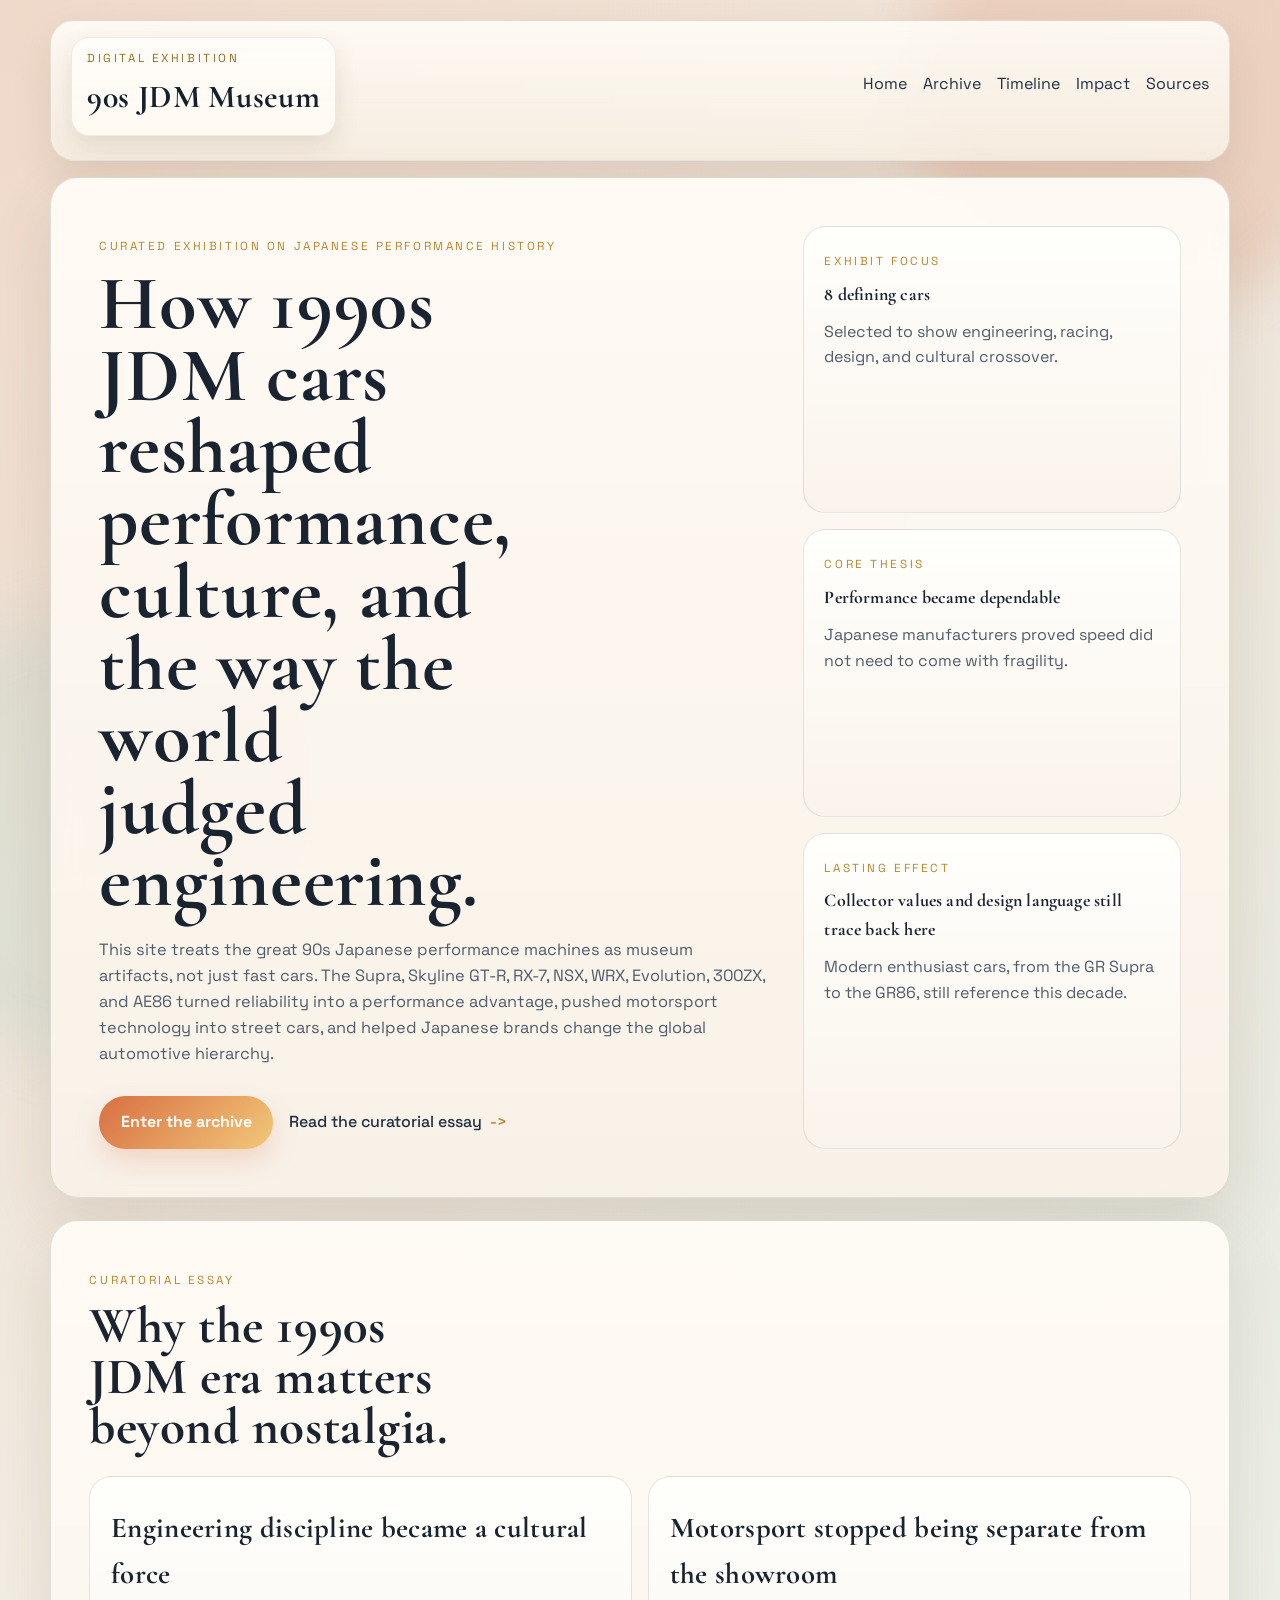
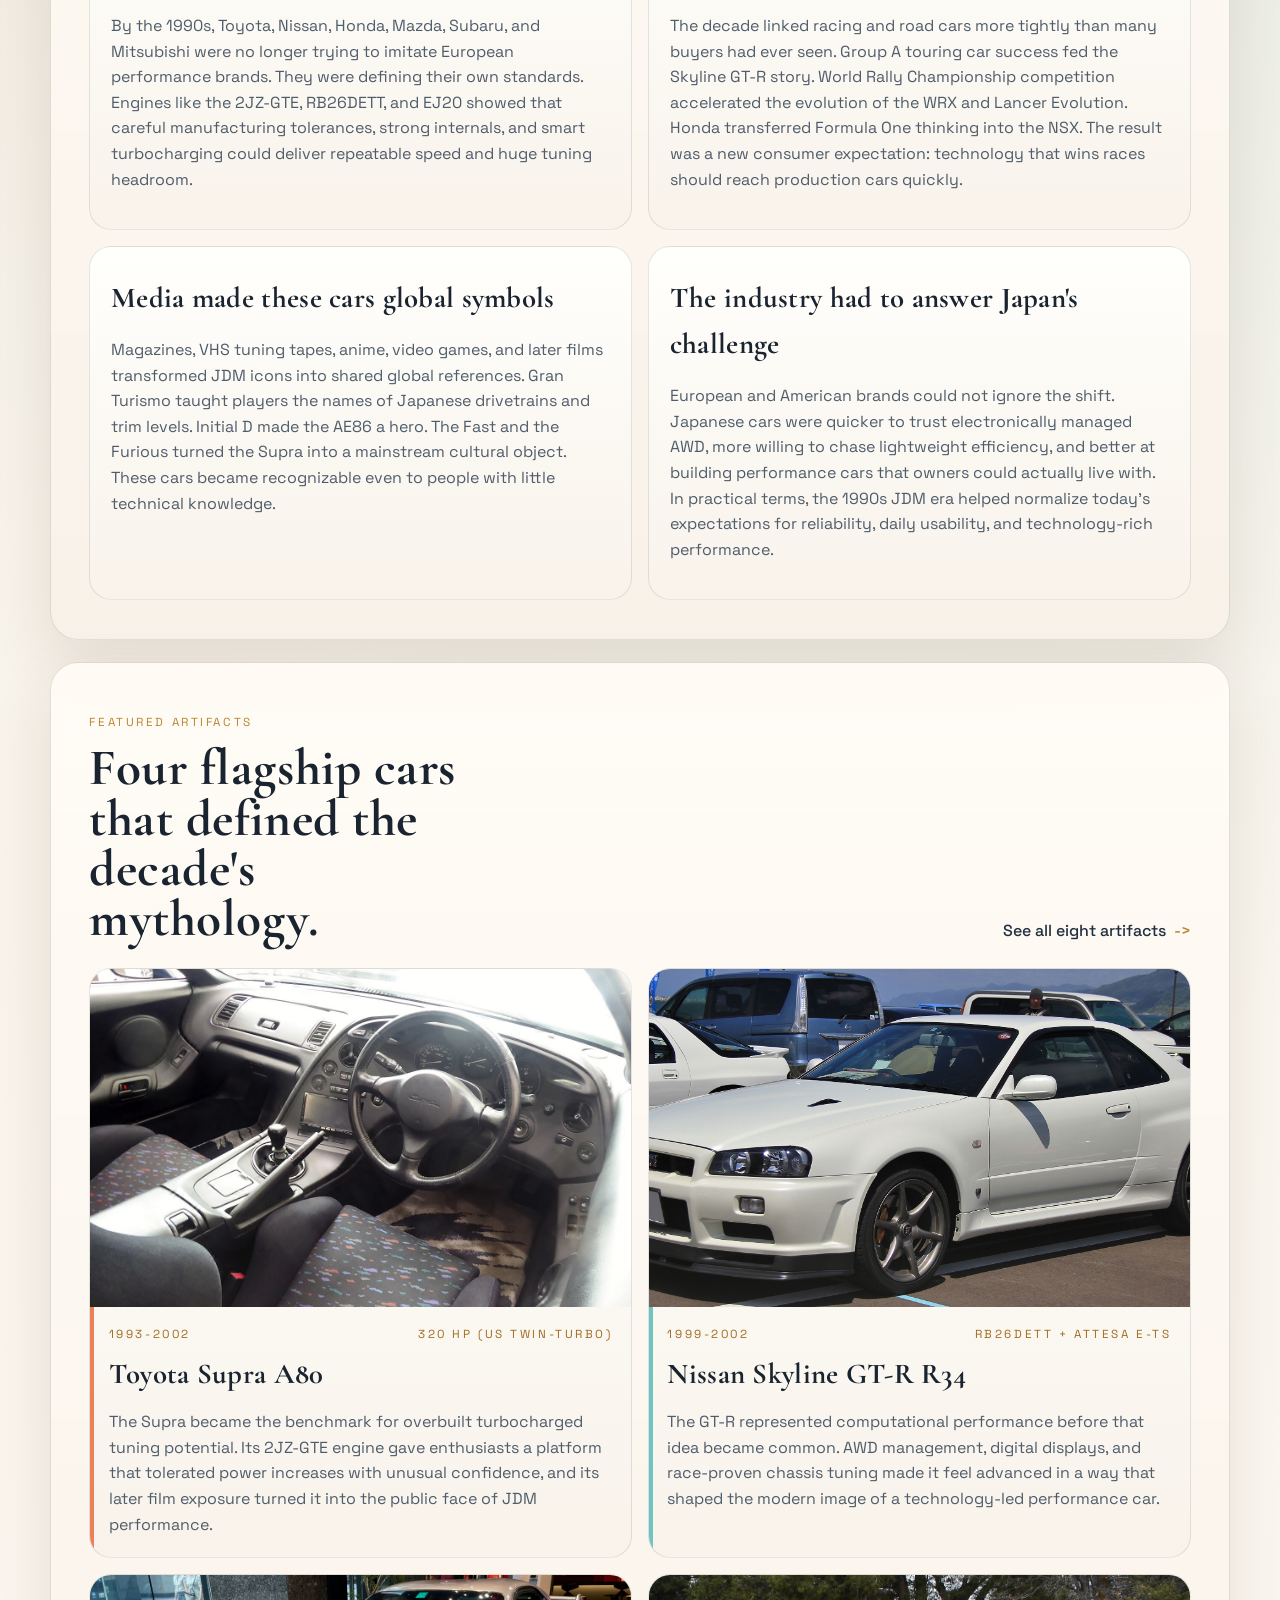
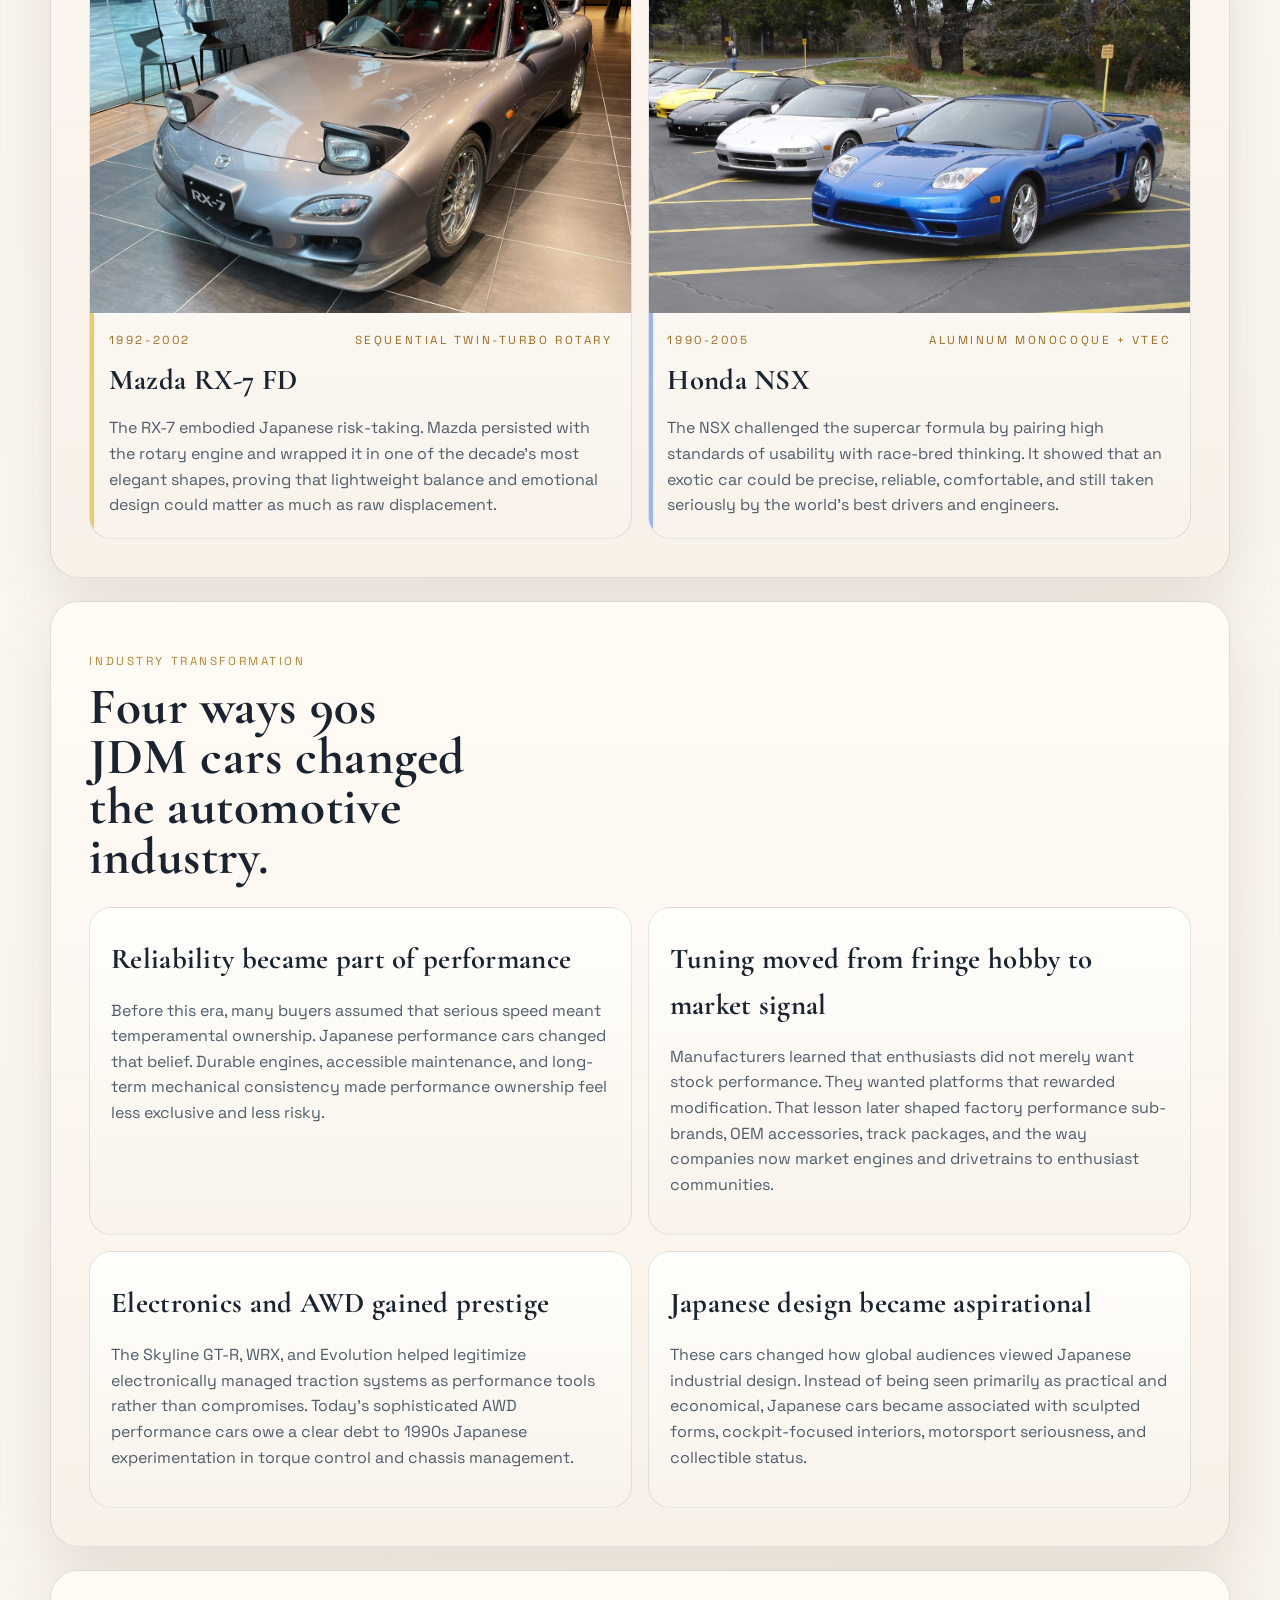
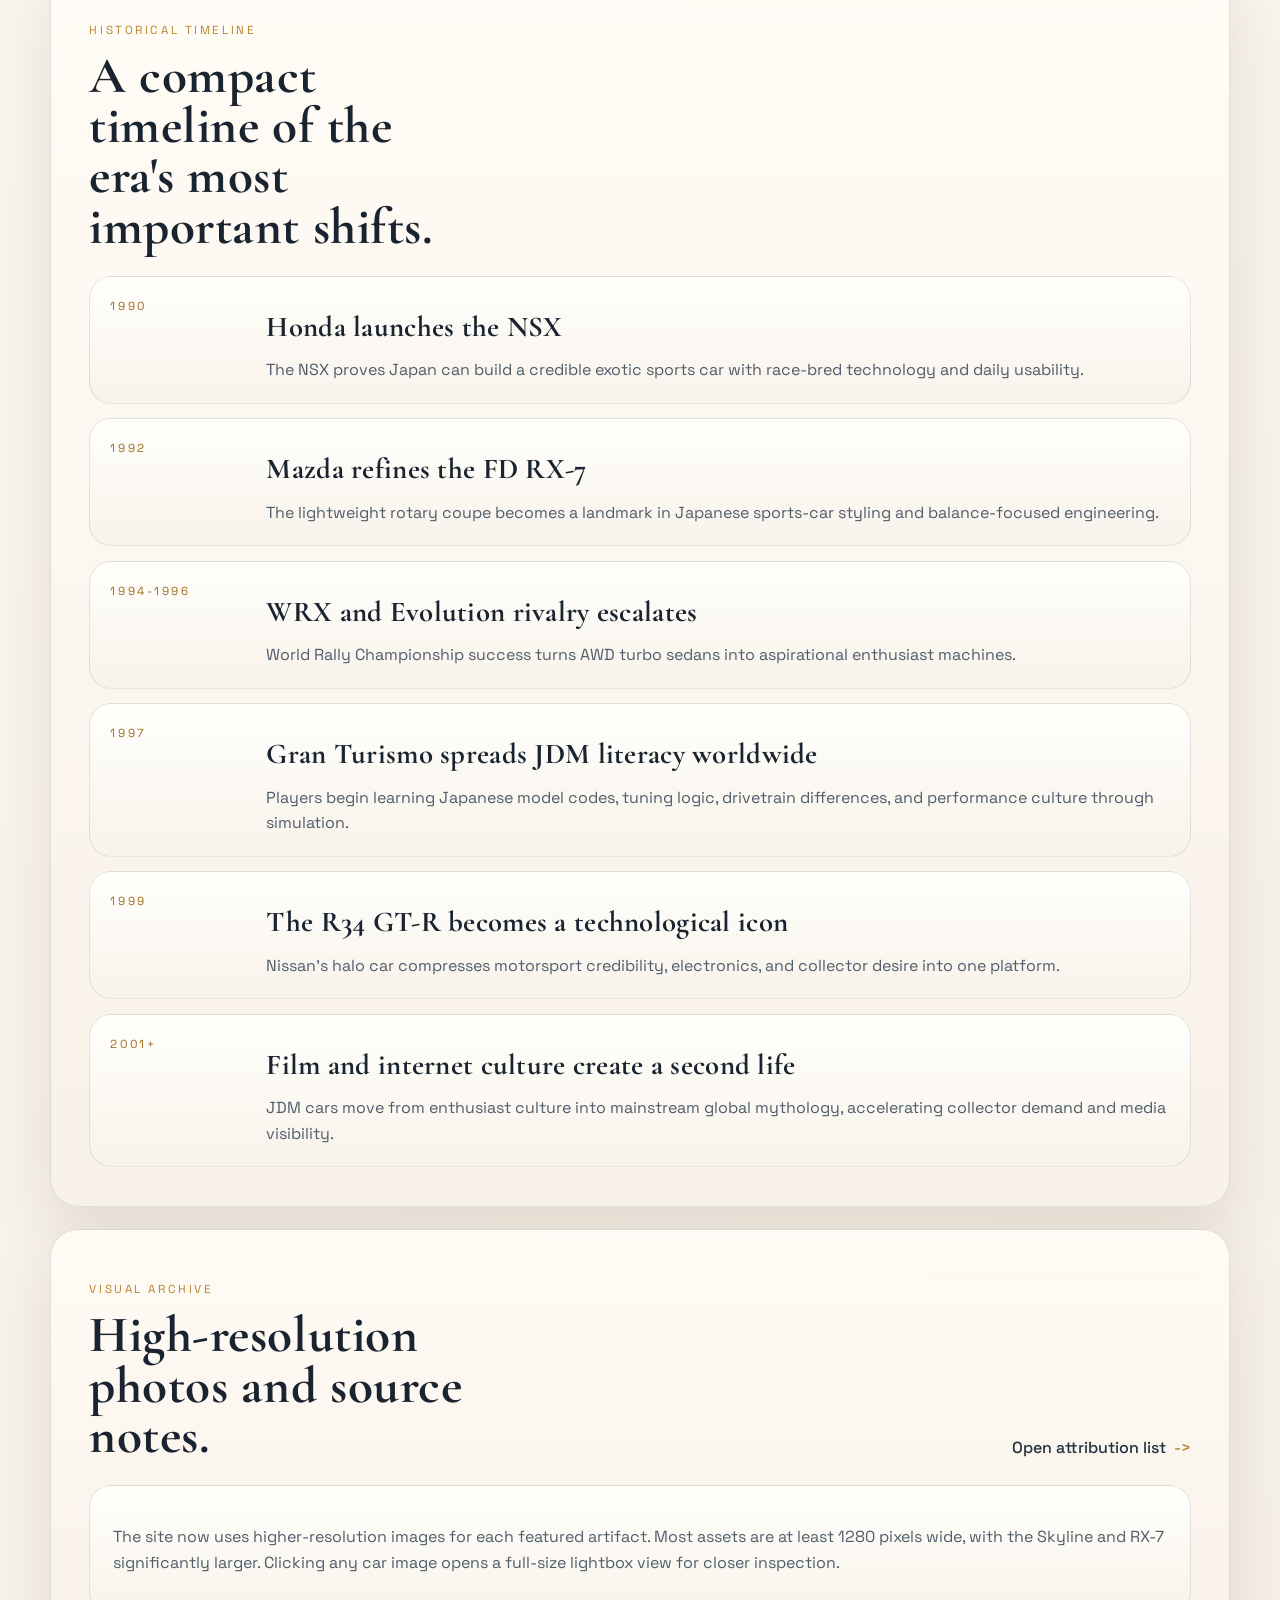
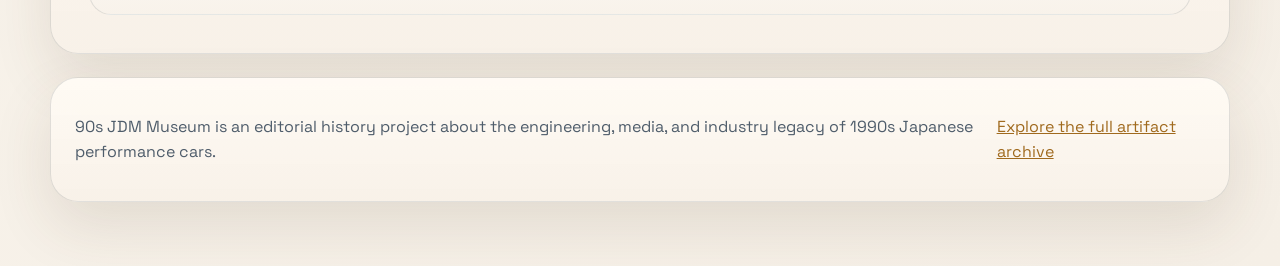
<file: index.html>
<!DOCTYPE html>
<html lang="en">
<head>
  <meta charset="UTF-8">
  <meta name="viewport" content="width=device-width, initial-scale=1.0">
  <title>90s JDM Museum | Engineering, Culture, and Industry Change</title>
  <meta name="description" content="An editorial museum-style website about 1990s JDM cars and the way they changed engineering, tuning culture, motorsport, and the global automotive industry.">
  <link rel="preconnect" href="https://fonts.googleapis.com">
  <link rel="preconnect" href="https://fonts.gstatic.com" crossorigin>
  <link href="https://fonts.googleapis.com/css2?family=Cormorant+Garamond:wght@500;600;700&family=Space+Grotesk:wght@400;500;700&display=swap" rel="stylesheet">
  <link rel="stylesheet" href="styles.css">
</head>
<body>
  <div class="ambient ambient-one"></div>
  <div class="ambient ambient-two"></div>

  <div class="page-shell">
    <header class="site-header reveal">
      <a class="brand-mark" href="index.html">
        <span class="brand-kicker">Digital Exhibition</span>
        <span class="brand-title">90s JDM Museum</span>
      </a>
      <nav class="site-nav" aria-label="Primary navigation">
        <a href="index.html">Home</a>
        <a href="gallery.html">Archive</a>
        <a href="#timeline">Timeline</a>
        <a href="#industry">Impact</a>
        <a href="#sources">Sources</a>
      </nav>
    </header>

    <main>
      <section class="hero reveal" id="top">
        <div class="hero-copy">
          <p class="eyebrow">Curated exhibition on Japanese performance history</p>
          <h1>How 1990s JDM cars reshaped performance, culture, and the way the world judged engineering.</h1>
          <p class="hero-text">This site treats the great 90s Japanese performance machines as museum artifacts, not just fast cars. The Supra, Skyline GT-R, RX-7, NSX, WRX, Evolution, 300ZX, and AE86 turned reliability into a performance advantage, pushed motorsport technology into street cars, and helped Japanese brands change the global automotive hierarchy.</p>
          <div class="hero-actions">
            <a class="button-link" href="gallery.html">Enter the archive</a>
            <a class="text-link" href="#story">Read the curatorial essay</a>
          </div>
        </div>

        <aside class="hero-panel">
          <div class="panel-stat">
            <span class="stat-label">Exhibit focus</span>
            <strong>8 defining cars</strong>
            <p>Selected to show engineering, racing, design, and cultural crossover.</p>
          </div>
          <div class="panel-stat">
            <span class="stat-label">Core thesis</span>
            <strong>Performance became dependable</strong>
            <p>Japanese manufacturers proved speed did not need to come with fragility.</p>
          </div>
          <div class="panel-stat">
            <span class="stat-label">Lasting effect</span>
            <strong>Collector values and design language still trace back here</strong>
            <p>Modern enthusiast cars, from the GR Supra to the GR86, still reference this decade.</p>
          </div>
        </aside>
      </section>

      <section class="section-grid reveal" id="story">
        <div class="section-heading">
          <p class="eyebrow">Curatorial essay</p>
          <h2>Why the 1990s JDM era matters beyond nostalgia.</h2>
        </div>
        <div class="essay-grid">
          <article class="essay-card">
            <h3>Engineering discipline became a cultural force</h3>
            <p>By the 1990s, Toyota, Nissan, Honda, Mazda, Subaru, and Mitsubishi were no longer trying to imitate European performance brands. They were defining their own standards. Engines like the 2JZ-GTE, RB26DETT, and EJ20 showed that careful manufacturing tolerances, strong internals, and smart turbocharging could deliver repeatable speed and huge tuning headroom.</p>
          </article>
          <article class="essay-card">
            <h3>Motorsport stopped being separate from the showroom</h3>
            <p>The decade linked racing and road cars more tightly than many buyers had ever seen. Group A touring car success fed the Skyline GT-R story. World Rally Championship competition accelerated the evolution of the WRX and Lancer Evolution. Honda transferred Formula One thinking into the NSX. The result was a new consumer expectation: technology that wins races should reach production cars quickly.</p>
          </article>
          <article class="essay-card">
            <h3>Media made these cars global symbols</h3>
            <p>Magazines, VHS tuning tapes, anime, video games, and later films transformed JDM icons into shared global references. Gran Turismo taught players the names of Japanese drivetrains and trim levels. Initial D made the AE86 a hero. The Fast and the Furious turned the Supra into a mainstream cultural object. These cars became recognizable even to people with little technical knowledge.</p>
          </article>
          <article class="essay-card">
            <h3>The industry had to answer Japan's challenge</h3>
            <p>European and American brands could not ignore the shift. Japanese cars were quicker to trust electronically managed AWD, more willing to chase lightweight efficiency, and better at building performance cars that owners could actually live with. In practical terms, the 1990s JDM era helped normalize today's expectations for reliability, daily usability, and technology-rich performance.</p>
          </article>
        </div>
      </section>

      <section class="section-grid feature-section reveal" id="featured">
        <div class="section-heading split-heading">
          <div>
            <p class="eyebrow">Featured artifacts</p>
            <h2>Four flagship cars that defined the decade's mythology.</h2>
          </div>
          <a class="text-link" href="gallery.html">See all eight artifacts</a>
        </div>

        <div class="feature-cards">
          <article class="feature-card accent-supra">
            <a class="lightbox-trigger media-frame" href="assets/supra_1995.jpg" data-credit="Photo source listed in assets/attributions.md" data-alt="Toyota Supra Mk4">
              <img src="assets/supra_1995.jpg" alt="Toyota Supra Mk4">
            </a>
            <div class="feature-body">
              <div class="feature-meta"><span>1993-2002</span><span>320 hp (US twin-turbo)</span></div>
              <h3>Toyota Supra A80</h3>
              <p>The Supra became the benchmark for overbuilt turbocharged tuning potential. Its 2JZ-GTE engine gave enthusiasts a platform that tolerated power increases with unusual confidence, and its later film exposure turned it into the public face of JDM performance.</p>
            </div>
          </article>

          <article class="feature-card accent-skyline">
            <a class="lightbox-trigger media-frame" href="assets/skyline.jpg" data-credit="Photo source listed in assets/attributions.md" data-alt="Nissan Skyline GT-R R34">
              <img src="assets/skyline.jpg" alt="Nissan Skyline GT-R R34">
            </a>
            <div class="feature-body">
              <div class="feature-meta"><span>1999-2002</span><span>RB26DETT + ATTESA E-TS</span></div>
              <h3>Nissan Skyline GT-R R34</h3>
              <p>The GT-R represented computational performance before that idea became common. AWD management, digital displays, and race-proven chassis tuning made it feel advanced in a way that shaped the modern image of a technology-led performance car.</p>
            </div>
          </article>

          <article class="feature-card accent-rx7">
            <a class="lightbox-trigger media-frame" href="assets/rx7.jpg" data-credit="Photo source listed in assets/attributions.md" data-alt="Mazda RX-7 FD">
              <img src="assets/rx7.jpg" alt="Mazda RX-7 FD">
            </a>
            <div class="feature-body">
              <div class="feature-meta"><span>1992-2002</span><span>Sequential twin-turbo rotary</span></div>
              <h3>Mazda RX-7 FD</h3>
              <p>The RX-7 embodied Japanese risk-taking. Mazda persisted with the rotary engine and wrapped it in one of the decade's most elegant shapes, proving that lightweight balance and emotional design could matter as much as raw displacement.</p>
            </div>
          </article>

          <article class="feature-card accent-nsx">
            <a class="lightbox-trigger media-frame" href="assets/nsx.jpg" data-credit="Photo source listed in assets/attributions.md" data-alt="Honda NSX">
              <img src="assets/nsx.jpg" alt="Honda NSX">
            </a>
            <div class="feature-body">
              <div class="feature-meta"><span>1990-2005</span><span>Aluminum monocoque + VTEC</span></div>
              <h3>Honda NSX</h3>
              <p>The NSX challenged the supercar formula by pairing high standards of usability with race-bred thinking. It showed that an exotic car could be precise, reliable, comfortable, and still taken seriously by the world's best drivers and engineers.</p>
            </div>
          </article>
        </div>
      </section>

      <section class="section-grid reveal" id="industry">
        <div class="section-heading">
          <p class="eyebrow">Industry transformation</p>
          <h2>Four ways 90s JDM cars changed the automotive industry.</h2>
        </div>
        <div class="impact-grid">
          <article class="impact-card">
            <h3>Reliability became part of performance</h3>
            <p>Before this era, many buyers assumed that serious speed meant temperamental ownership. Japanese performance cars changed that belief. Durable engines, accessible maintenance, and long-term mechanical consistency made performance ownership feel less exclusive and less risky.</p>
          </article>
          <article class="impact-card">
            <h3>Tuning moved from fringe hobby to market signal</h3>
            <p>Manufacturers learned that enthusiasts did not merely want stock performance. They wanted platforms that rewarded modification. That lesson later shaped factory performance sub-brands, OEM accessories, track packages, and the way companies now market engines and drivetrains to enthusiast communities.</p>
          </article>
          <article class="impact-card">
            <h3>Electronics and AWD gained prestige</h3>
            <p>The Skyline GT-R, WRX, and Evolution helped legitimize electronically managed traction systems as performance tools rather than compromises. Today's sophisticated AWD performance cars owe a clear debt to 1990s Japanese experimentation in torque control and chassis management.</p>
          </article>
          <article class="impact-card">
            <h3>Japanese design became aspirational</h3>
            <p>These cars changed how global audiences viewed Japanese industrial design. Instead of being seen primarily as practical and economical, Japanese cars became associated with sculpted forms, cockpit-focused interiors, motorsport seriousness, and collectible status.</p>
          </article>
        </div>
      </section>

      <section class="section-grid timeline-section reveal" id="timeline">
        <div class="section-heading">
          <p class="eyebrow">Historical timeline</p>
          <h2>A compact timeline of the era's most important shifts.</h2>
        </div>
        <div class="timeline-list">
          <article class="timeline-item">
            <span class="timeline-year">1990</span>
            <div>
              <h3>Honda launches the NSX</h3>
              <p>The NSX proves Japan can build a credible exotic sports car with race-bred technology and daily usability.</p>
            </div>
          </article>
          <article class="timeline-item">
            <span class="timeline-year">1992</span>
            <div>
              <h3>Mazda refines the FD RX-7</h3>
              <p>The lightweight rotary coupe becomes a landmark in Japanese sports-car styling and balance-focused engineering.</p>
            </div>
          </article>
          <article class="timeline-item">
            <span class="timeline-year">1994-1996</span>
            <div>
              <h3>WRX and Evolution rivalry escalates</h3>
              <p>World Rally Championship success turns AWD turbo sedans into aspirational enthusiast machines.</p>
            </div>
          </article>
          <article class="timeline-item">
            <span class="timeline-year">1997</span>
            <div>
              <h3>Gran Turismo spreads JDM literacy worldwide</h3>
              <p>Players begin learning Japanese model codes, tuning logic, drivetrain differences, and performance culture through simulation.</p>
            </div>
          </article>
          <article class="timeline-item">
            <span class="timeline-year">1999</span>
            <div>
              <h3>The R34 GT-R becomes a technological icon</h3>
              <p>Nissan's halo car compresses motorsport credibility, electronics, and collector desire into one platform.</p>
            </div>
          </article>
          <article class="timeline-item">
            <span class="timeline-year">2001+</span>
            <div>
              <h3>Film and internet culture create a second life</h3>
              <p>JDM cars move from enthusiast culture into mainstream global mythology, accelerating collector demand and media visibility.</p>
            </div>
          </article>
        </div>
      </section>

      <section class="section-grid reveal" id="sources">
        <div class="section-heading split-heading">
          <div>
            <p class="eyebrow">Visual archive</p>
            <h2>High-resolution photos and source notes.</h2>
          </div>
          <a class="text-link" href="assets/attributions.md">Open attribution list</a>
        </div>
        <div class="source-callout">
          <p>The site now uses higher-resolution images for each featured artifact. Most assets are at least 1280 pixels wide, with the Skyline and RX-7 significantly larger. Clicking any car image opens a full-size lightbox view for closer inspection.</p>
        </div>
      </section>
    </main>

    <footer class="site-footer reveal">
      <p>90s JDM Museum is an editorial history project about the engineering, media, and industry legacy of 1990s Japanese performance cars.</p>
      <p><a href="gallery.html">Explore the full artifact archive</a></p>
    </footer>
  </div>

  <script src="scripts.js" defer></script>
</body>
</html>
</file>
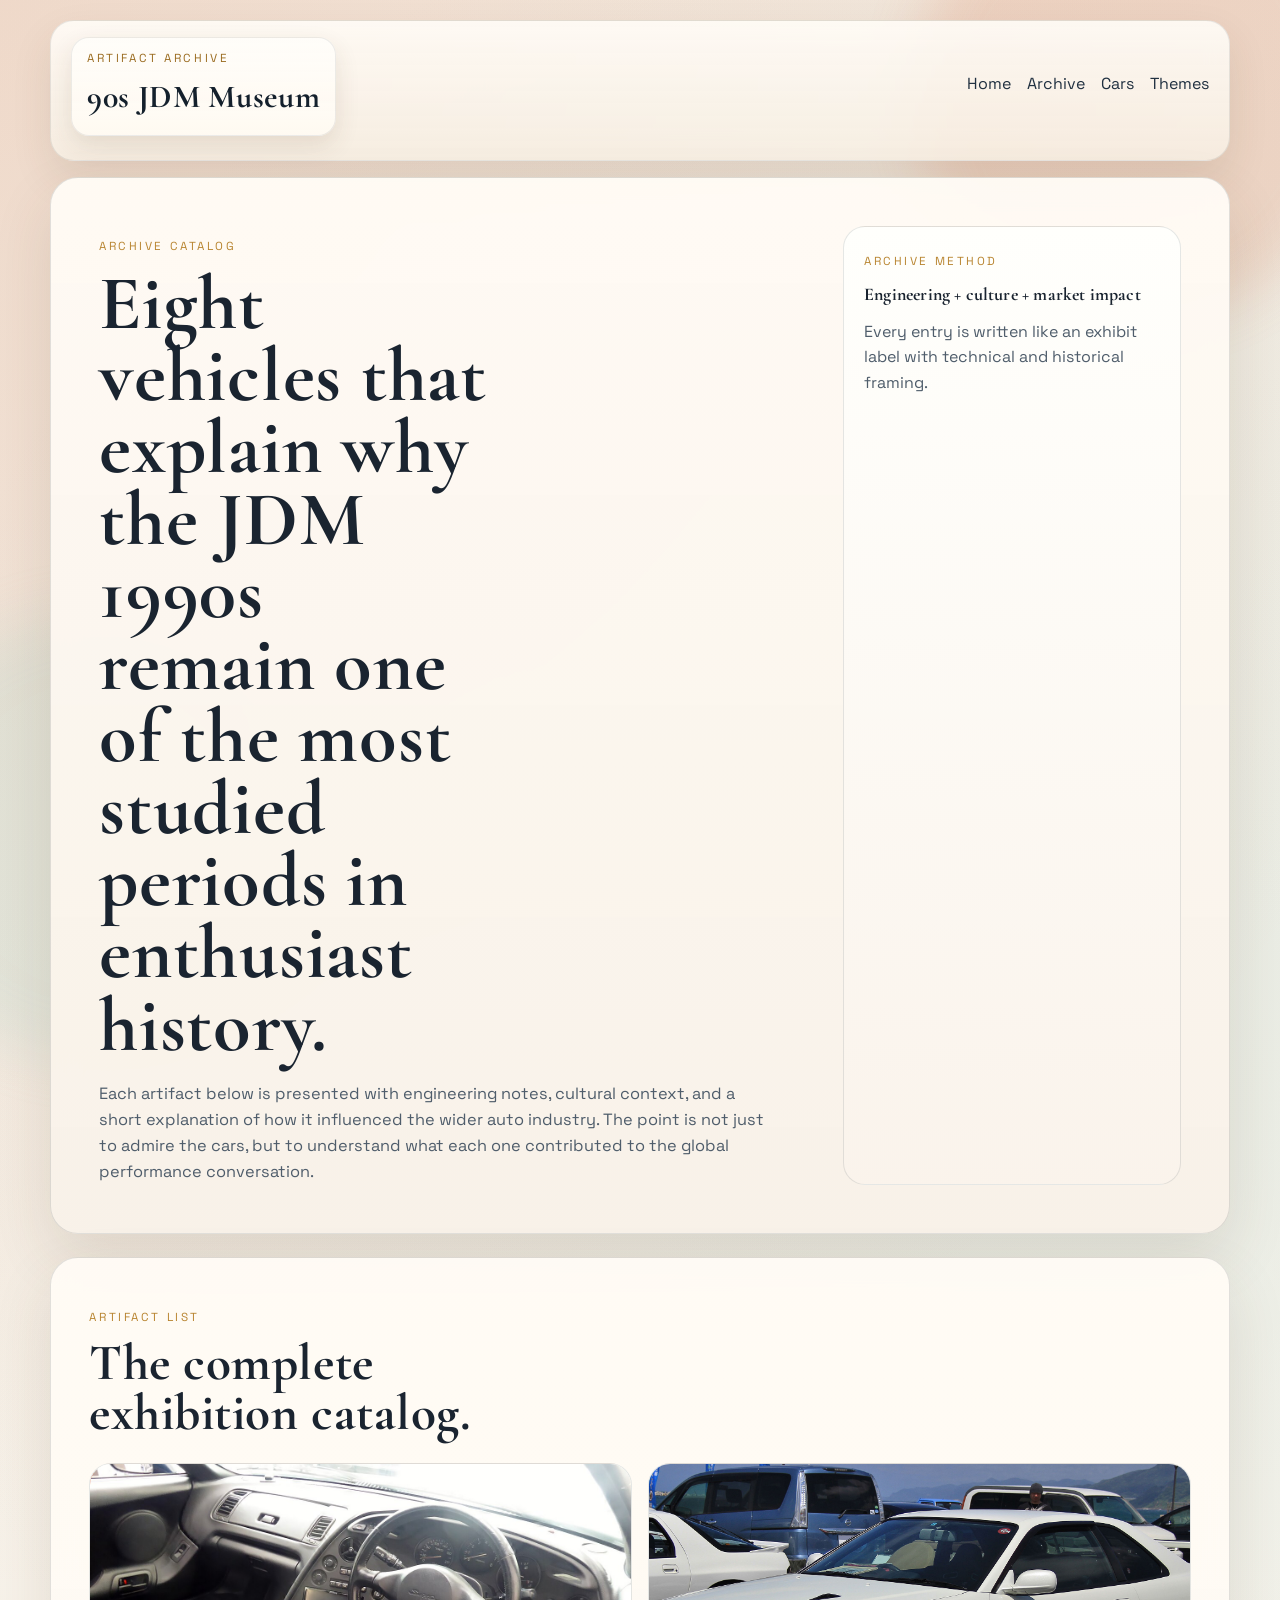
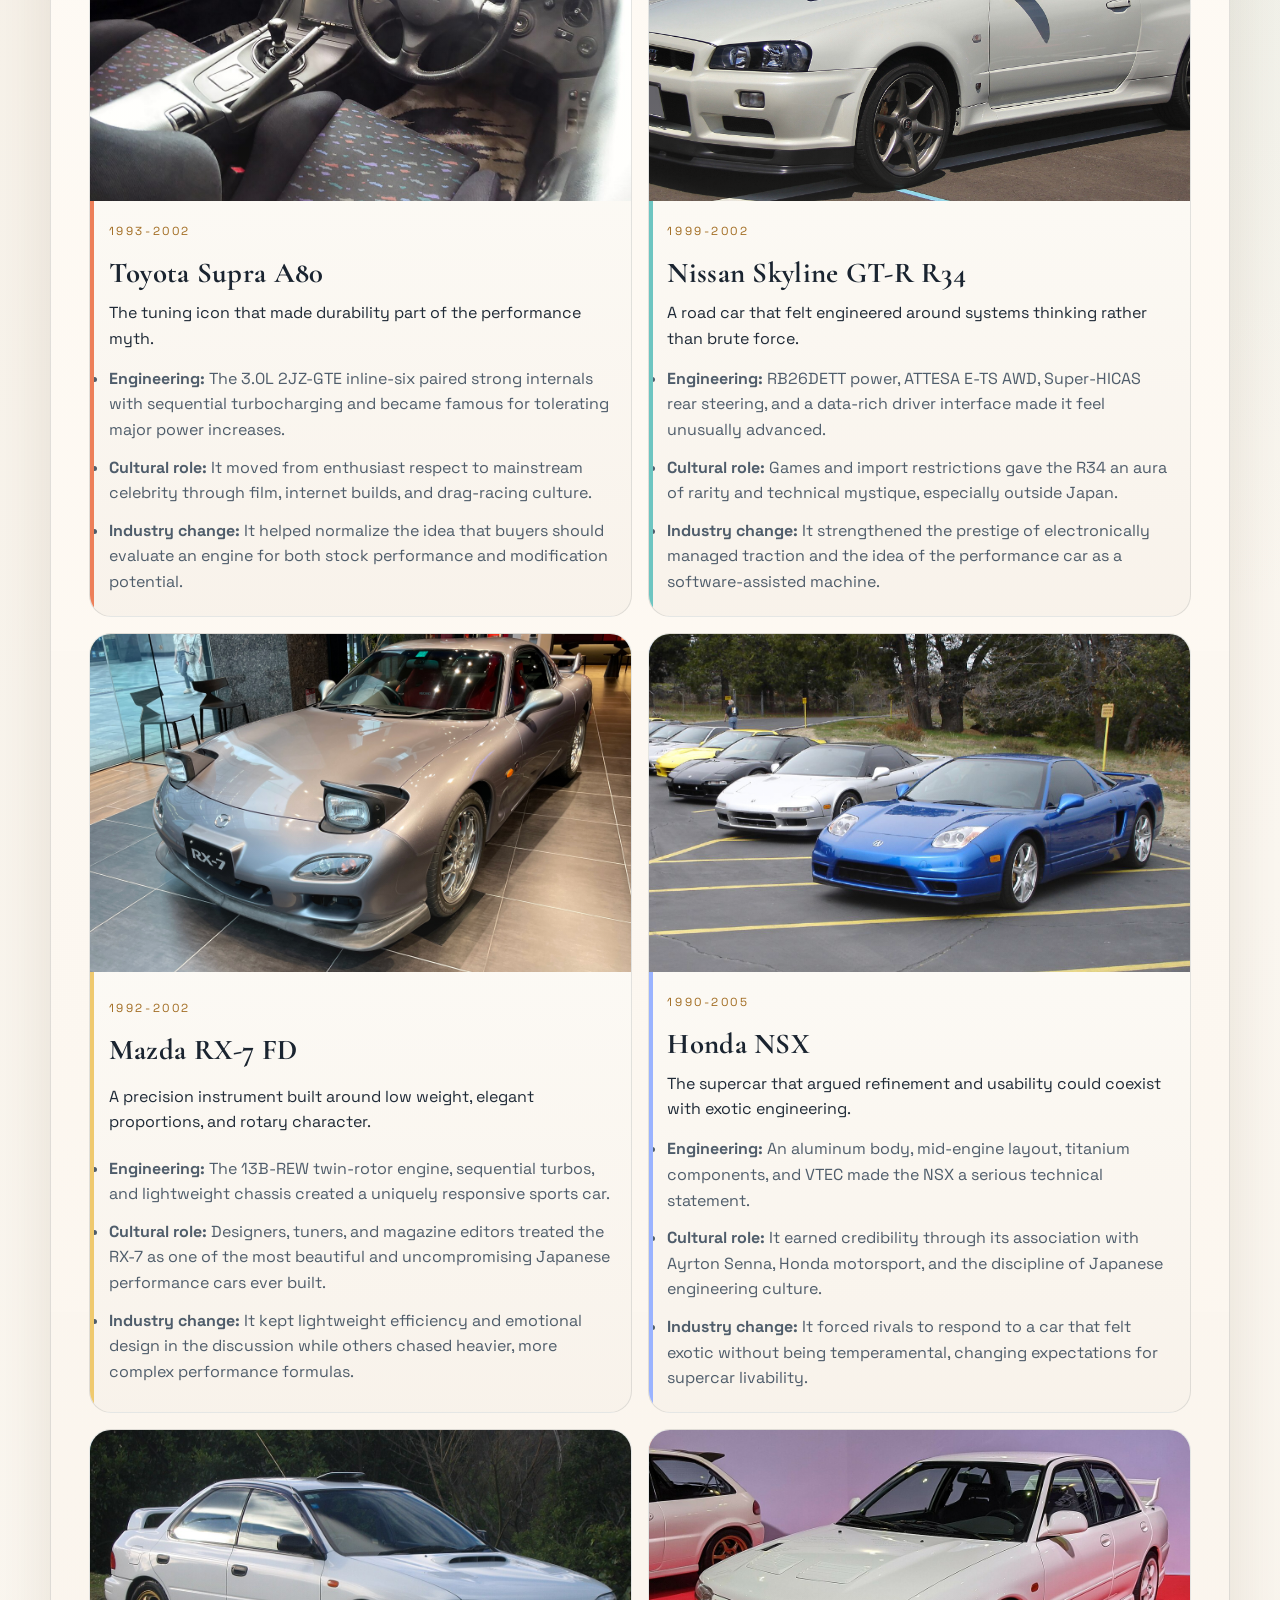
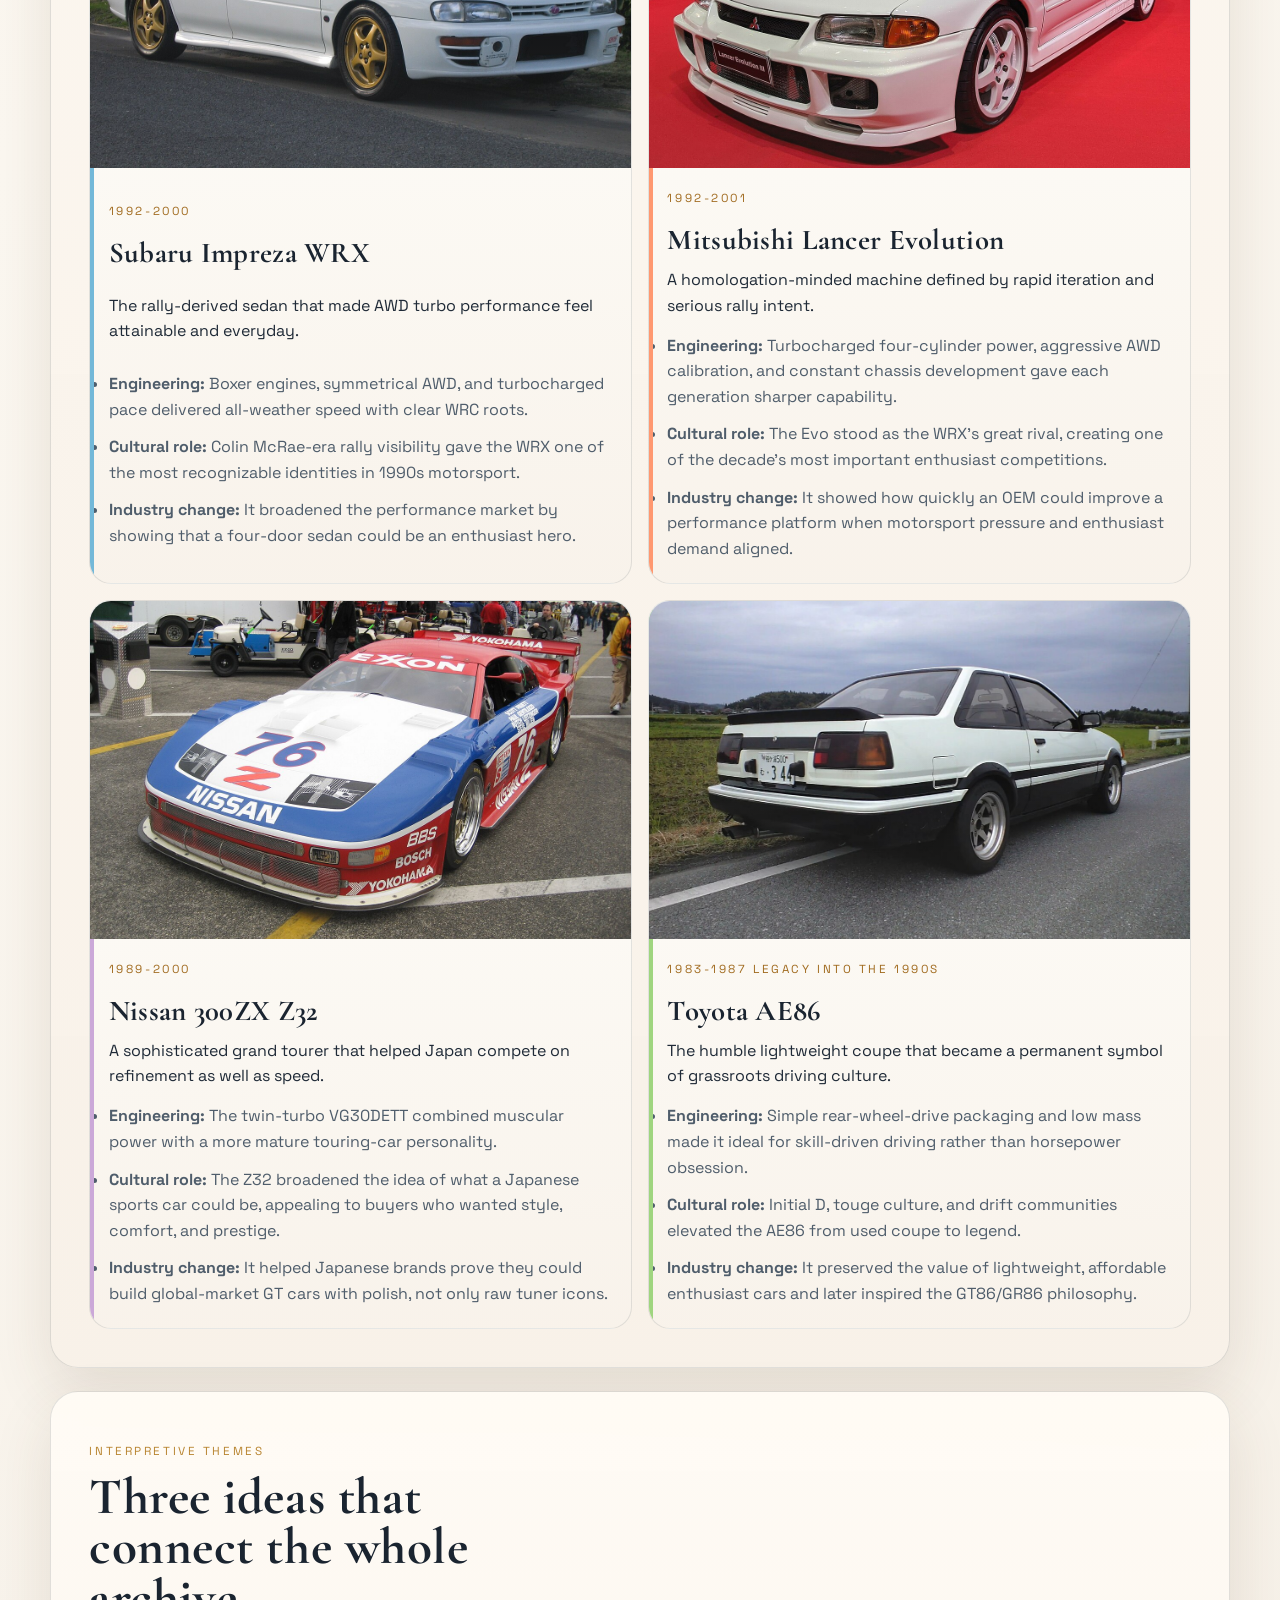
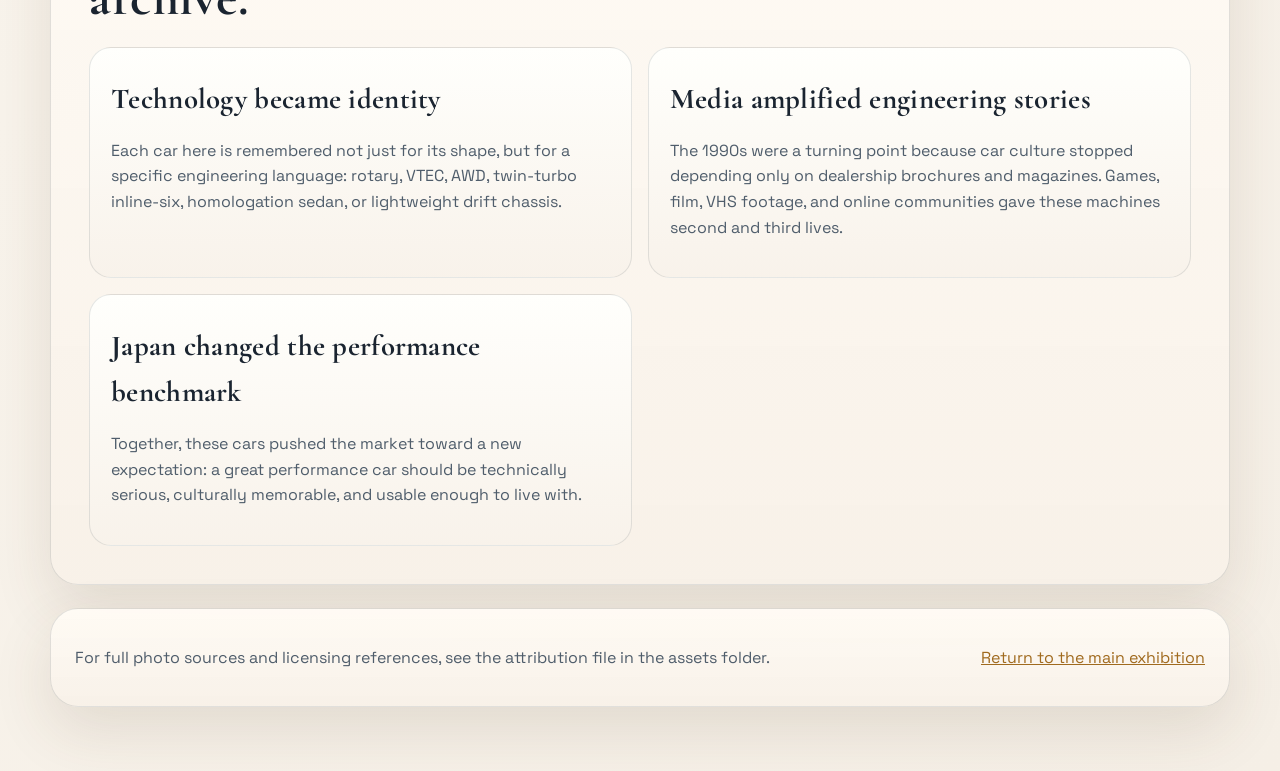
<file: gallery.html>
<!DOCTYPE html>
<html lang="en">
<head>
  <meta charset="UTF-8">
  <meta name="viewport" content="width=device-width, initial-scale=1.0">
  <title>Artifact Archive | 90s JDM Museum</title>
  <meta name="description" content="A detailed museum archive of the 1990s JDM cars that changed tuning culture, motorsport, and performance engineering.">
  <link rel="preconnect" href="https://fonts.googleapis.com">
  <link rel="preconnect" href="https://fonts.gstatic.com" crossorigin>
  <link href="https://fonts.googleapis.com/css2?family=Cormorant+Garamond:wght@500;600;700&family=Space+Grotesk:wght@400;500;700&display=swap" rel="stylesheet">
  <link rel="stylesheet" href="styles.css">
</head>
<body>
  <div class="ambient ambient-one"></div>
  <div class="ambient ambient-two"></div>

  <div class="page-shell">
    <header class="site-header reveal">
      <a class="brand-mark" href="index.html">
        <span class="brand-kicker">Artifact archive</span>
        <span class="brand-title">90s JDM Museum</span>
      </a>
      <nav class="site-nav" aria-label="Primary navigation">
        <a href="index.html">Home</a>
        <a href="gallery.html">Archive</a>
        <a href="#artifact-list">Cars</a>
        <a href="#framework">Themes</a>
      </nav>
    </header>

    <main>
      <section class="hero archive-hero reveal">
        <div class="hero-copy">
          <p class="eyebrow">Archive catalog</p>
          <h1>Eight vehicles that explain why the JDM 1990s remain one of the most studied periods in enthusiast history.</h1>
          <p class="hero-text">Each artifact below is presented with engineering notes, cultural context, and a short explanation of how it influenced the wider auto industry. The point is not just to admire the cars, but to understand what each one contributed to the global performance conversation.</p>
        </div>
        <aside class="hero-panel compact-panel">
          <div class="panel-stat">
            <span class="stat-label">Archive method</span>
            <strong>Engineering + culture + market impact</strong>
            <p>Every entry is written like an exhibit label with technical and historical framing.</p>
          </div>
        </aside>
      </section>

      <section class="section-grid reveal" id="artifact-list">
        <div class="section-heading">
          <p class="eyebrow">Artifact list</p>
          <h2>The complete exhibition catalog.</h2>
        </div>

        <div class="artifact-grid">
          <article class="artifact-card accent-supra" id="supra">
            <a class="lightbox-trigger media-frame" href="assets/supra_1995.jpg" data-credit="Photo source listed in assets/attributions.md" data-alt="Toyota Supra A80">
              <img src="assets/supra_1995.jpg" alt="Toyota Supra A80">
            </a>
            <div class="artifact-header">
              <span>1993-2002</span>
              <h3>Toyota Supra A80</h3>
            </div>
            <p class="artifact-tagline">The tuning icon that made durability part of the performance myth.</p>
            <ul class="artifact-points">
              <li><strong>Engineering:</strong> The 3.0L 2JZ-GTE inline-six paired strong internals with sequential turbocharging and became famous for tolerating major power increases.</li>
              <li><strong>Cultural role:</strong> It moved from enthusiast respect to mainstream celebrity through film, internet builds, and drag-racing culture.</li>
              <li><strong>Industry change:</strong> It helped normalize the idea that buyers should evaluate an engine for both stock performance and modification potential.</li>
            </ul>
          </article>

          <article class="artifact-card accent-skyline" id="skyline">
            <a class="lightbox-trigger media-frame" href="assets/skyline.jpg" data-credit="Photo source listed in assets/attributions.md" data-alt="Nissan Skyline GT-R R34">
              <img src="assets/skyline.jpg" alt="Nissan Skyline GT-R R34">
            </a>
            <div class="artifact-header">
              <span>1999-2002</span>
              <h3>Nissan Skyline GT-R R34</h3>
            </div>
            <p class="artifact-tagline">A road car that felt engineered around systems thinking rather than brute force.</p>
            <ul class="artifact-points">
              <li><strong>Engineering:</strong> RB26DETT power, ATTESA E-TS AWD, Super-HICAS rear steering, and a data-rich driver interface made it feel unusually advanced.</li>
              <li><strong>Cultural role:</strong> Games and import restrictions gave the R34 an aura of rarity and technical mystique, especially outside Japan.</li>
              <li><strong>Industry change:</strong> It strengthened the prestige of electronically managed traction and the idea of the performance car as a software-assisted machine.</li>
            </ul>
          </article>

          <article class="artifact-card accent-rx7" id="rx7">
            <a class="lightbox-trigger media-frame" href="assets/rx7.jpg" data-credit="Photo source listed in assets/attributions.md" data-alt="Mazda RX-7 FD">
              <img src="assets/rx7.jpg" alt="Mazda RX-7 FD">
            </a>
            <div class="artifact-header">
              <span>1992-2002</span>
              <h3>Mazda RX-7 FD</h3>
            </div>
            <p class="artifact-tagline">A precision instrument built around low weight, elegant proportions, and rotary character.</p>
            <ul class="artifact-points">
              <li><strong>Engineering:</strong> The 13B-REW twin-rotor engine, sequential turbos, and lightweight chassis created a uniquely responsive sports car.</li>
              <li><strong>Cultural role:</strong> Designers, tuners, and magazine editors treated the RX-7 as one of the most beautiful and uncompromising Japanese performance cars ever built.</li>
              <li><strong>Industry change:</strong> It kept lightweight efficiency and emotional design in the discussion while others chased heavier, more complex performance formulas.</li>
            </ul>
          </article>

          <article class="artifact-card accent-nsx" id="nsx">
            <a class="lightbox-trigger media-frame" href="assets/nsx.jpg" data-credit="Photo source listed in assets/attributions.md" data-alt="Honda NSX">
              <img src="assets/nsx.jpg" alt="Honda NSX">
            </a>
            <div class="artifact-header">
              <span>1990-2005</span>
              <h3>Honda NSX</h3>
            </div>
            <p class="artifact-tagline">The supercar that argued refinement and usability could coexist with exotic engineering.</p>
            <ul class="artifact-points">
              <li><strong>Engineering:</strong> An aluminum body, mid-engine layout, titanium components, and VTEC made the NSX a serious technical statement.</li>
              <li><strong>Cultural role:</strong> It earned credibility through its association with Ayrton Senna, Honda motorsport, and the discipline of Japanese engineering culture.</li>
              <li><strong>Industry change:</strong> It forced rivals to respond to a car that felt exotic without being temperamental, changing expectations for supercar livability.</li>
            </ul>
          </article>

          <article class="artifact-card accent-impreza" id="subaru">
            <a class="lightbox-trigger media-frame" href="assets/subaru_wrx.jpg" data-credit="Photo source listed in assets/attributions.md" data-alt="Subaru Impreza WRX">
              <img src="assets/subaru_wrx.jpg" alt="Subaru Impreza WRX">
            </a>
            <div class="artifact-header">
              <span>1992-2000</span>
              <h3>Subaru Impreza WRX</h3>
            </div>
            <p class="artifact-tagline">The rally-derived sedan that made AWD turbo performance feel attainable and everyday.</p>
            <ul class="artifact-points">
              <li><strong>Engineering:</strong> Boxer engines, symmetrical AWD, and turbocharged pace delivered all-weather speed with clear WRC roots.</li>
              <li><strong>Cultural role:</strong> Colin McRae-era rally visibility gave the WRX one of the most recognizable identities in 1990s motorsport.</li>
              <li><strong>Industry change:</strong> It broadened the performance market by showing that a four-door sedan could be an enthusiast hero.</li>
            </ul>
          </article>

          <article class="artifact-card accent-evo" id="evo">
            <a class="lightbox-trigger media-frame" href="assets/evo_fix.jpg" data-credit="Photo source listed in assets/attributions.md" data-alt="Mitsubishi Lancer Evolution">
              <img src="assets/evo_fix.jpg" alt="Mitsubishi Lancer Evolution">
            </a>
            <div class="artifact-header">
              <span>1992-2001</span>
              <h3>Mitsubishi Lancer Evolution</h3>
            </div>
            <p class="artifact-tagline">A homologation-minded machine defined by rapid iteration and serious rally intent.</p>
            <ul class="artifact-points">
              <li><strong>Engineering:</strong> Turbocharged four-cylinder power, aggressive AWD calibration, and constant chassis development gave each generation sharper capability.</li>
              <li><strong>Cultural role:</strong> The Evo stood as the WRX's great rival, creating one of the decade's most important enthusiast competitions.</li>
              <li><strong>Industry change:</strong> It showed how quickly an OEM could improve a performance platform when motorsport pressure and enthusiast demand aligned.</li>
            </ul>
          </article>

          <article class="artifact-card accent-300zx" id="300zx">
            <a class="lightbox-trigger media-frame" href="assets/300zx.jpg" data-credit="Photo source listed in assets/attributions.md" data-alt="Nissan 300ZX Z32">
              <img src="assets/300zx.jpg" alt="Nissan 300ZX Z32">
            </a>
            <div class="artifact-header">
              <span>1989-2000</span>
              <h3>Nissan 300ZX Z32</h3>
            </div>
            <p class="artifact-tagline">A sophisticated grand tourer that helped Japan compete on refinement as well as speed.</p>
            <ul class="artifact-points">
              <li><strong>Engineering:</strong> The twin-turbo VG30DETT combined muscular power with a more mature touring-car personality.</li>
              <li><strong>Cultural role:</strong> The Z32 broadened the idea of what a Japanese sports car could be, appealing to buyers who wanted style, comfort, and prestige.</li>
              <li><strong>Industry change:</strong> It helped Japanese brands prove they could build global-market GT cars with polish, not only raw tuner icons.</li>
            </ul>
          </article>

          <article class="artifact-card accent-ae86" id="ae86">
            <a class="lightbox-trigger media-frame" href="assets/ae86.jpg" data-credit="Photo source listed in assets/attributions.md" data-alt="Toyota AE86">
              <img src="assets/ae86.jpg" alt="Toyota AE86">
            </a>
            <div class="artifact-header">
              <span>1983-1987 legacy into the 1990s</span>
              <h3>Toyota AE86</h3>
            </div>
            <p class="artifact-tagline">The humble lightweight coupe that became a permanent symbol of grassroots driving culture.</p>
            <ul class="artifact-points">
              <li><strong>Engineering:</strong> Simple rear-wheel-drive packaging and low mass made it ideal for skill-driven driving rather than horsepower obsession.</li>
              <li><strong>Cultural role:</strong> Initial D, touge culture, and drift communities elevated the AE86 from used coupe to legend.</li>
              <li><strong>Industry change:</strong> It preserved the value of lightweight, affordable enthusiast cars and later inspired the GT86/GR86 philosophy.</li>
            </ul>
          </article>
        </div>
      </section>

      <section class="section-grid reveal" id="framework">
        <div class="section-heading">
          <p class="eyebrow">Interpretive themes</p>
          <h2>Three ideas that connect the whole archive.</h2>
        </div>
        <div class="impact-grid">
          <article class="impact-card">
            <h3>Technology became identity</h3>
            <p>Each car here is remembered not just for its shape, but for a specific engineering language: rotary, VTEC, AWD, twin-turbo inline-six, homologation sedan, or lightweight drift chassis.</p>
          </article>
          <article class="impact-card">
            <h3>Media amplified engineering stories</h3>
            <p>The 1990s were a turning point because car culture stopped depending only on dealership brochures and magazines. Games, film, VHS footage, and online communities gave these machines second and third lives.</p>
          </article>
          <article class="impact-card">
            <h3>Japan changed the performance benchmark</h3>
            <p>Together, these cars pushed the market toward a new expectation: a great performance car should be technically serious, culturally memorable, and usable enough to live with.</p>
          </article>
        </div>
      </section>
    </main>

    <footer class="site-footer reveal">
      <p>For full photo sources and licensing references, see the attribution file in the assets folder.</p>
      <p><a href="index.html">Return to the main exhibition</a></p>
    </footer>
  </div>

  <script src="scripts.js" defer></script>
</body>
</html>
</file>
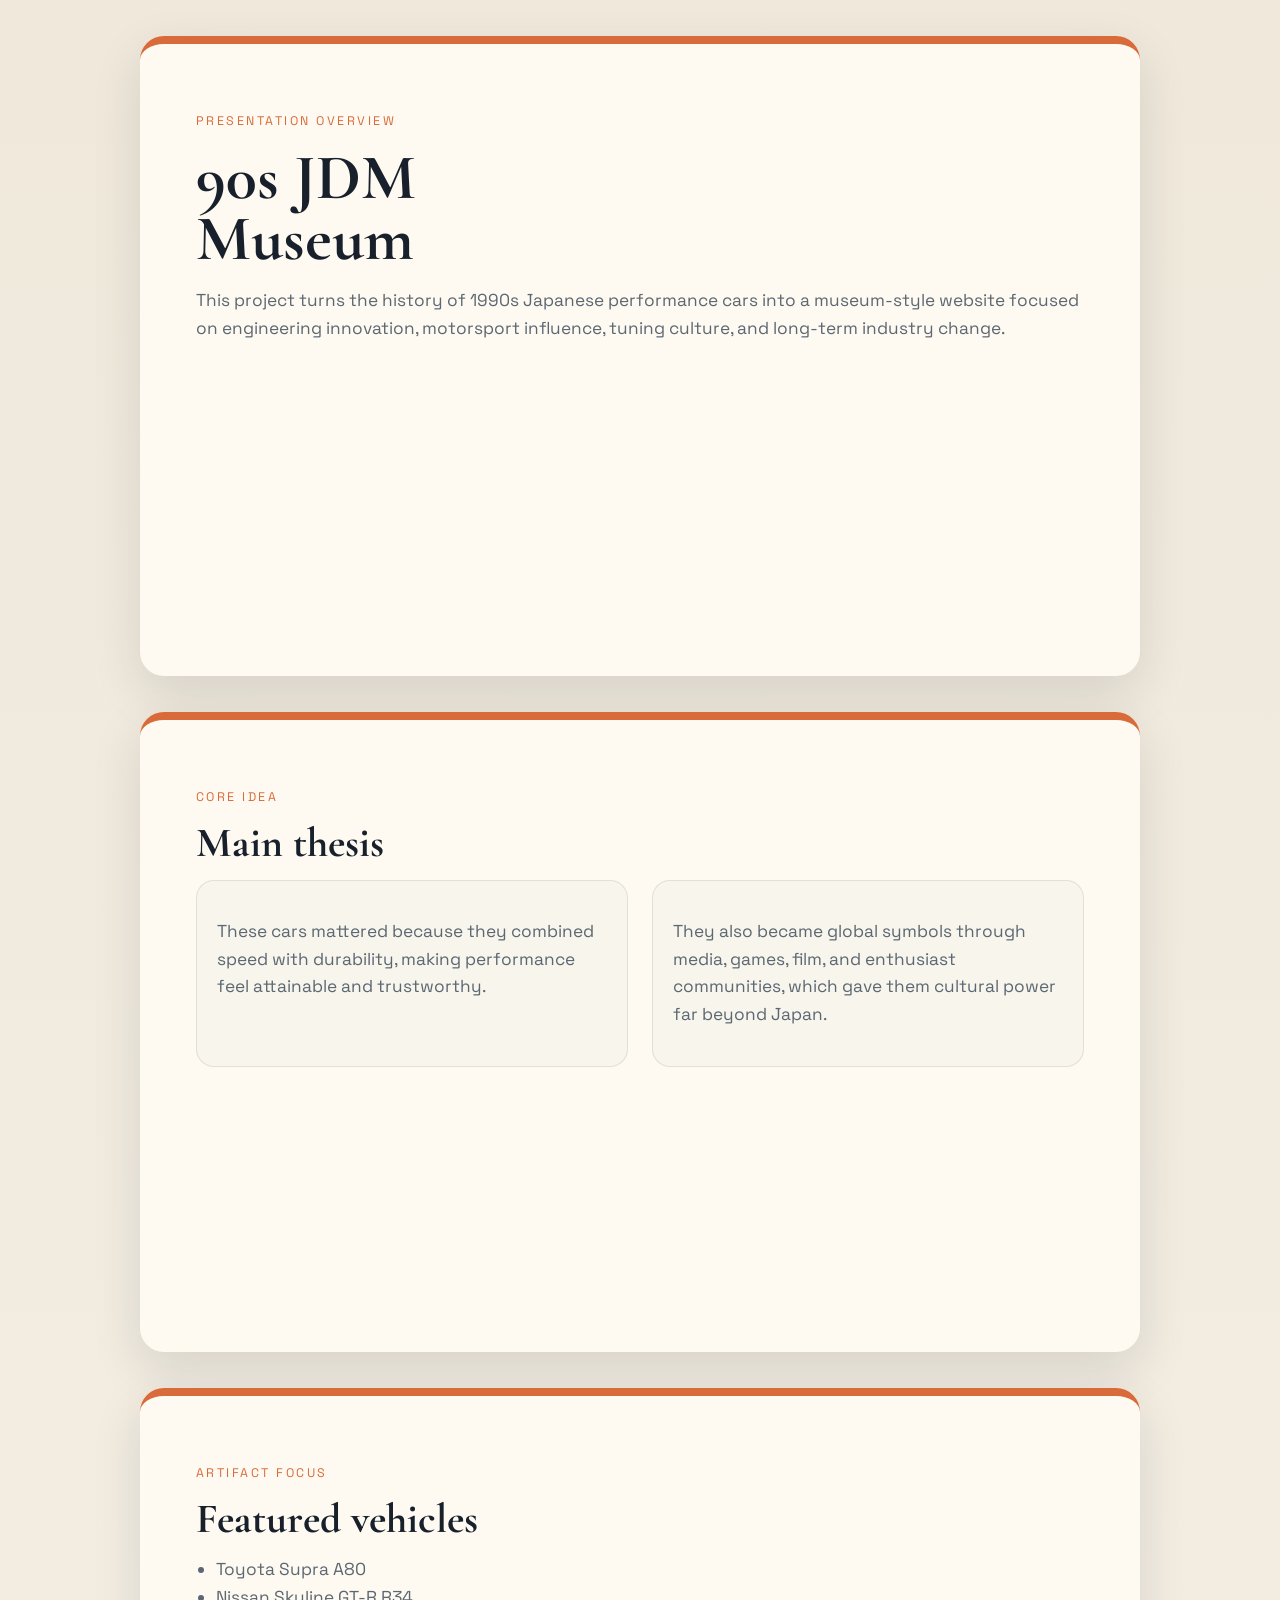
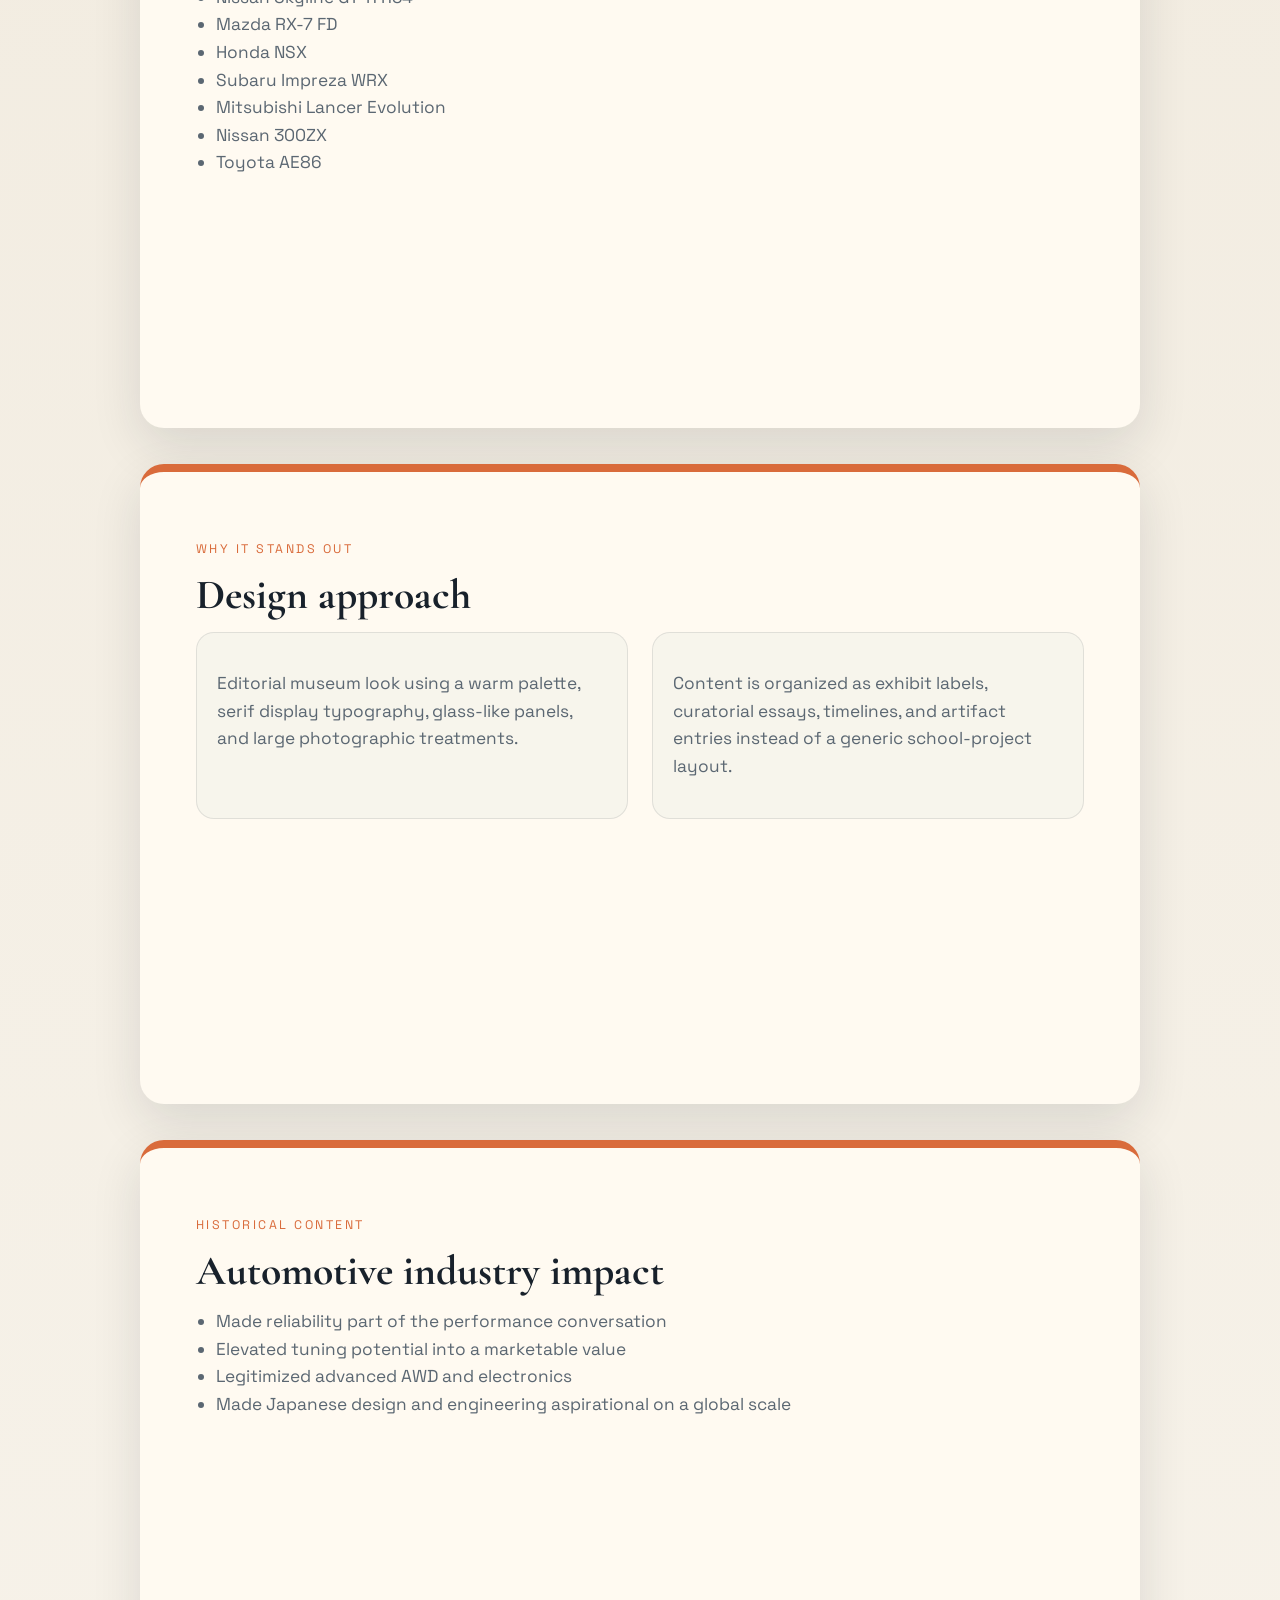
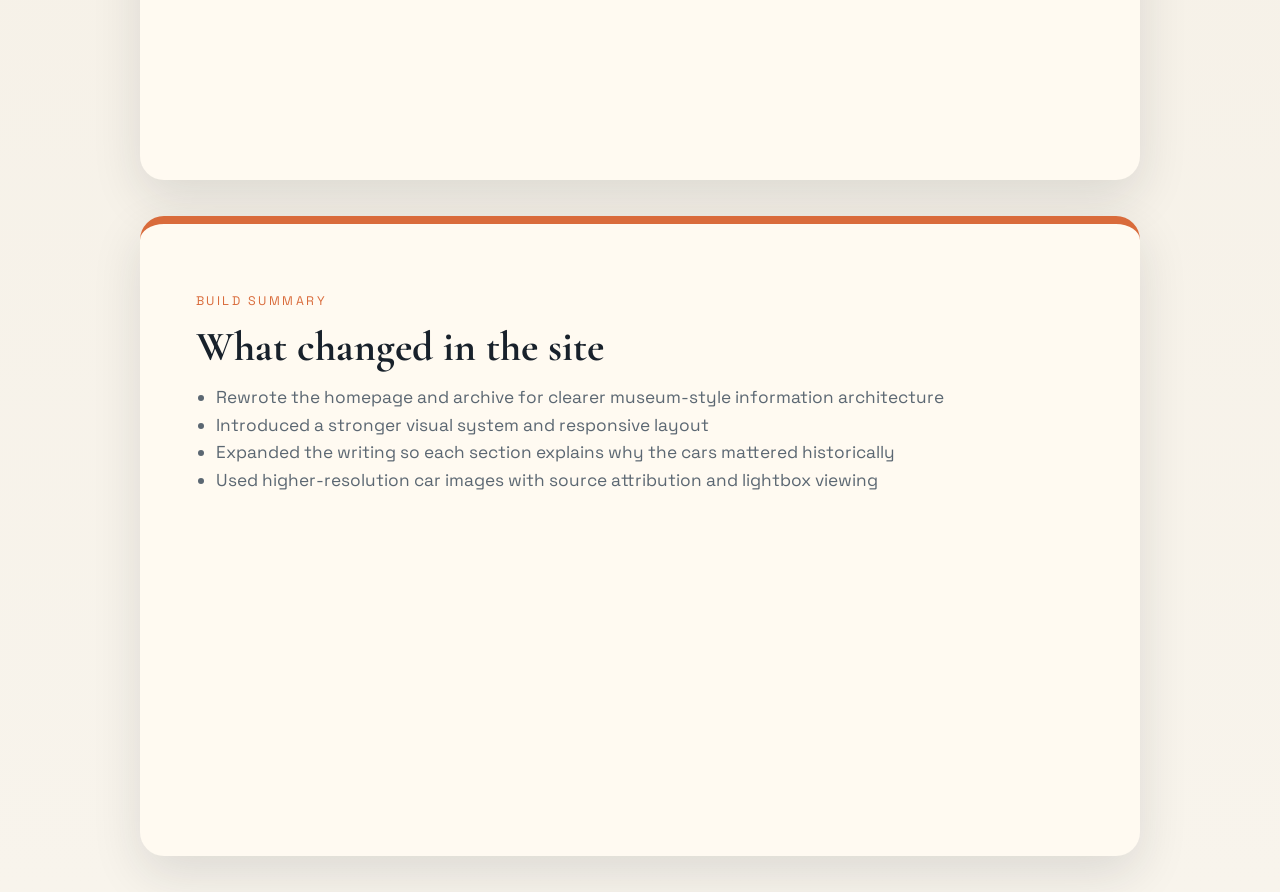
<file: slides.html>
<!doctype html>
<html lang="en">
<head>
  <meta charset="utf-8">
  <meta name="viewport" content="width=device-width,initial-scale=1">
  <title>90s JDM Museum Presentation</title>
  <style>
    @import url('https://fonts.googleapis.com/css2?family=Cormorant+Garamond:wght@600;700&family=Space+Grotesk:wght@400;500;700&display=swap');

    :root {
      --bg: #f4efe5;
      --ink: #18212b;
      --muted: #5b6772;
      --accent: #d96b3b;
      --accent-soft: #9db8ac;
      --panel: #fffaf1;
    }

    * { box-sizing: border-box; }
    body {
      margin: 0;
      background: linear-gradient(180deg, #efe8db 0%, #f8f4ec 100%);
      color: var(--ink);
      font-family: 'Space Grotesk', sans-serif;
    }
    .slide {
      width: 1000px;
      min-height: 640px;
      margin: 36px auto;
      padding: 56px;
      background: var(--panel);
      border-radius: 24px;
      box-shadow: 0 18px 50px rgba(24, 33, 43, 0.12);
      border-top: 8px solid var(--accent);
    }
    h1, h2 {
      font-family: 'Cormorant Garamond', serif;
      margin: 0;
      line-height: 0.95;
    }
    h1 { font-size: 4rem; max-width: 10ch; }
    h2 { font-size: 2.6rem; margin-bottom: 1rem; }
    p, li { font-size: 1.08rem; line-height: 1.6; color: var(--muted); }
    ul { margin: 0; padding-left: 1.25rem; }
    .eyebrow {
      text-transform: uppercase;
      letter-spacing: 0.2em;
      font-size: 0.78rem;
      color: var(--accent);
      margin-bottom: 1rem;
    }
    .grid {
      display: grid;
      grid-template-columns: repeat(2, minmax(0, 1fr));
      gap: 24px;
    }
    .card {
      border: 1px solid rgba(24, 33, 43, 0.1);
      border-radius: 18px;
      padding: 20px;
      background: rgba(157, 184, 172, 0.08);
    }
    @media print {
      body { background: white; }
      .slide { page-break-after: always; box-shadow: none; }
    }
  </style>
</head>
<body>
  <section class="slide">
    <p class="eyebrow">Presentation overview</p>
    <h1>90s JDM Museum</h1>
    <p>This project turns the history of 1990s Japanese performance cars into a museum-style website focused on engineering innovation, motorsport influence, tuning culture, and long-term industry change.</p>
  </section>

  <section class="slide">
    <p class="eyebrow">Core idea</p>
    <h2>Main thesis</h2>
    <div class="grid">
      <div class="card">
        <p>These cars mattered because they combined speed with durability, making performance feel attainable and trustworthy.</p>
      </div>
      <div class="card">
        <p>They also became global symbols through media, games, film, and enthusiast communities, which gave them cultural power far beyond Japan.</p>
      </div>
    </div>
  </section>

  <section class="slide">
    <p class="eyebrow">Artifact focus</p>
    <h2>Featured vehicles</h2>
    <ul>
      <li>Toyota Supra A80</li>
      <li>Nissan Skyline GT-R R34</li>
      <li>Mazda RX-7 FD</li>
      <li>Honda NSX</li>
      <li>Subaru Impreza WRX</li>
      <li>Mitsubishi Lancer Evolution</li>
      <li>Nissan 300ZX</li>
      <li>Toyota AE86</li>
    </ul>
  </section>

  <section class="slide">
    <p class="eyebrow">Why it stands out</p>
    <h2>Design approach</h2>
    <div class="grid">
      <div class="card">
        <p>Editorial museum look using a warm palette, serif display typography, glass-like panels, and large photographic treatments.</p>
      </div>
      <div class="card">
        <p>Content is organized as exhibit labels, curatorial essays, timelines, and artifact entries instead of a generic school-project layout.</p>
      </div>
    </div>
  </section>

  <section class="slide">
    <p class="eyebrow">Historical content</p>
    <h2>Automotive industry impact</h2>
    <ul>
      <li>Made reliability part of the performance conversation</li>
      <li>Elevated tuning potential into a marketable value</li>
      <li>Legitimized advanced AWD and electronics</li>
      <li>Made Japanese design and engineering aspirational on a global scale</li>
    </ul>
  </section>

  <section class="slide">
    <p class="eyebrow">Build summary</p>
    <h2>What changed in the site</h2>
    <ul>
      <li>Rewrote the homepage and archive for clearer museum-style information architecture</li>
      <li>Introduced a stronger visual system and responsive layout</li>
      <li>Expanded the writing so each section explains why the cars mattered historically</li>
      <li>Used higher-resolution car images with source attribution and lightbox viewing</li>
    </ul>
  </section>
</body>
</html>
</file>
<file: styles.css>
@import url('https://fonts.googleapis.com/css2?family=Cormorant+Garamond:wght@500;600;700&family=Space+Grotesk:wght@400;500;700&display=swap');

:root {
  color-scheme: light;
  --bg: #f6f1e8;
  --bg-soft: #fffaf2;
  --panel: rgba(255, 251, 245, 0.96);
  --panel-strong: rgba(255, 255, 252, 0.98);
  --line: rgba(45, 56, 66, 0.14);
  --text: #1a2430;
  --brand-surface: rgba(255, 250, 242, 0.96);
  --brand-title: #14202c;
  --brand-kicker: #9a6b1f;
  --muted: #4f5d6b;
  --accent: #d86f43;
  --accent-2: #78b9b1;
  --accent-3: #b8842f;
  --shadow: 0 24px 60px rgba(79, 58, 34, 0.12);
  --radius-xl: 28px;
  --radius-lg: 22px;
  --radius-md: 16px;
  --content-width: min(1180px, calc(100% - 2rem));
  --accent-supra: #ed7f59;
  --accent-skyline: #6dc5c1;
  --accent-rx7: #efc96e;
  --accent-nsx: #9ab3ff;
  --accent-impreza: #73b8d8;
  --accent-evo: #ff9870;
  --accent-300zx: #cba8d8;
  --accent-ae86: #9fd57f;
}

* {
  box-sizing: border-box;
}

html {
  scroll-behavior: smooth;
}

body {
  margin: 0;
  min-height: 100%;
  background:
    radial-gradient(circle at top left, rgba(216, 111, 67, 0.16), transparent 28%),
    radial-gradient(circle at 85% 18%, rgba(120, 185, 177, 0.12), transparent 26%),
    linear-gradient(145deg, #f3ede3 0%, #fbf7f0 52%, #f5efe6 100%);
  color: var(--text);
  font-family: 'Space Grotesk', sans-serif;
  line-height: 1.6;
  overflow-x: hidden;
}

img {
  max-width: 100%;
  display: block;
}

a {
  color: inherit;
}

.ambient {
  position: fixed;
  inset: auto;
  width: 28rem;
  height: 28rem;
  border-radius: 999px;
  filter: blur(28px);
  opacity: 0.18;
  pointer-events: none;
  z-index: 0;
}

.ambient-one {
  top: -8rem;
  right: -5rem;
  background: #d86f43;
}

.ambient-two {
  bottom: -10rem;
  left: -8rem;
  background: #9bcfc5;
}

.page-shell {
  position: relative;
  z-index: 1;
  width: var(--content-width);
  margin: 0 auto;
  padding: 1.25rem 0 4rem;
}

.site-header {
  display: flex;
  align-items: center;
  justify-content: space-between;
  gap: 1rem;
  padding: 1rem 1.25rem 1.5rem;
  margin-bottom: 1rem;
  background: linear-gradient(180deg, rgba(255, 252, 247, 0.9), rgba(247, 239, 227, 0.86));
  border: 1px solid rgba(45, 56, 66, 0.1);
  border-radius: 24px;
  box-shadow: 0 18px 40px rgba(79, 58, 34, 0.1);
  backdrop-filter: blur(12px);
}

.brand-mark {
  display: inline-flex;
  flex-direction: column;
  gap: 0.2rem;
  text-decoration: none;
  padding: 0.7rem 0.95rem 0.78rem;
  border-radius: 18px;
  background: linear-gradient(180deg, #fffdf9, var(--brand-surface));
  border: 1px solid rgba(20, 32, 44, 0.08);
  box-shadow: 0 10px 24px rgba(79, 58, 34, 0.12);
}

.brand-kicker,
.eyebrow,
.stat-label,
.feature-meta span,
.artifact-header span,
.timeline-year {
  text-transform: uppercase;
  letter-spacing: 0.22em;
  font-size: 0.73rem;
}

.brand-kicker,
.eyebrow,
.stat-label {
  color: var(--accent-3);
}

.hero-copy h1,
.section-heading h2,
.feature-body h3,
.artifact-header h3,
.essay-card h3,
.impact-card h3,
.timeline-item h3,
.panel-stat strong {
  color: var(--text);
  font-family: 'Cormorant Garamond', serif;
  letter-spacing: 0.01em;
}

.brand-title {
  color: var(--brand-title);
  font-size: 2rem;
  font-weight: 700;
  letter-spacing: 0.02em;
  text-shadow: none;
}

.brand-mark .brand-kicker {
  color: var(--brand-kicker);
}

.site-nav {
  display: flex;
  align-items: center;
  gap: 1rem;
  flex-wrap: wrap;
}

.site-nav a {
  text-decoration: none;
  color: #203040;
  padding-bottom: 0.25rem;
  border-bottom: 1px solid transparent;
  transition: color 180ms ease, border-color 180ms ease;
}

.site-nav a:hover,
.site-nav a:focus-visible {
  color: var(--text);
  border-color: rgba(26, 36, 48, 0.24);
}

.hero,
.section-grid,
.site-footer {
  background: linear-gradient(180deg, rgba(255, 251, 245, 0.96), rgba(248, 241, 232, 0.98));
  border: 1px solid var(--line);
  box-shadow: var(--shadow);
  backdrop-filter: blur(14px);
}

.hero {
  display: grid;
  grid-template-columns: minmax(0, 1.45fr) minmax(280px, 0.8fr);
  gap: 1.25rem;
  border-radius: var(--radius-xl);
  padding: clamp(1.6rem, 4vw, 3rem);
}

.archive-hero {
  grid-template-columns: minmax(0, 1.5fr) minmax(240px, 0.7fr);
}

.hero-copy h1 {
  margin: 0.2rem 0 0;
  font-size: clamp(3rem, 6vw, 5.35rem);
  line-height: 0.94;
  max-width: 10.5ch;
}

.hero-text {
  max-width: 67ch;
  font-size: 1.02rem;
  color: var(--muted);
  margin: 1.2rem 0 0;
}

.hero-actions {
  display: flex;
  flex-wrap: wrap;
  gap: 1rem;
  margin-top: 1.8rem;
}

.button-link,
.text-link {
  text-decoration: none;
}

.button-link {
  display: inline-flex;
  align-items: center;
  justify-content: center;
  min-height: 3.25rem;
  padding: 0.85rem 1.35rem;
  border-radius: 999px;
  background: linear-gradient(135deg, var(--accent), #f2c879);
  color: #fffdf9;
  font-weight: 700;
  box-shadow: 0 12px 26px rgba(216, 111, 67, 0.22);
  transition: transform 180ms ease, box-shadow 180ms ease;
}

.button-link:hover,
.button-link:focus-visible {
  transform: translateY(-2px);
  box-shadow: 0 18px 34px rgba(216, 111, 67, 0.28);
}

.text-link {
  display: inline-flex;
  align-items: center;
  color: #213040;
  font-weight: 500;
  gap: 0.5rem;
}

.text-link::after {
  content: '->';
  color: var(--accent-3);
}

.hero-panel,
.compact-panel {
  display: grid;
  gap: 1rem;
}

.panel-stat {
  border-radius: var(--radius-lg);
  padding: 1.25rem;
  background: linear-gradient(180deg, rgba(255, 255, 252, 0.98), rgba(250, 243, 235, 0.98));
  border: 1px solid rgba(45, 56, 66, 0.12);
}

.panel-stat strong {
  display: block;
  margin-top: 0.45rem;
  font-size: 1.12rem;
}

.panel-stat p {
  margin: 0.65rem 0 0;
  color: var(--muted);
}

.section-grid {
  border-radius: var(--radius-xl);
  margin-top: 1.4rem;
  padding: clamp(1.5rem, 3vw, 2.5rem);
}

.section-heading {
  margin-bottom: 1.5rem;
}

.split-heading {
  display: flex;
  align-items: end;
  justify-content: space-between;
  gap: 1rem;
}

.section-heading h2 {
  margin: 0.3rem 0 0;
  font-size: clamp(2rem, 4vw, 3.2rem);
  line-height: 0.98;
  max-width: 16ch;
}

.essay-grid,
.impact-grid,
.feature-cards,
.artifact-grid {
  display: grid;
  gap: 1rem;
}

.essay-grid,
.impact-grid {
  grid-template-columns: repeat(2, minmax(0, 1fr));
}

.essay-card,
.impact-card,
.feature-card,
.artifact-card,
.timeline-item,
.source-callout {
  border-radius: var(--radius-lg);
  border: 1px solid rgba(45, 56, 66, 0.12);
  background: linear-gradient(180deg, rgba(255, 255, 252, 0.98), rgba(248, 242, 234, 0.98));
}

.essay-card,
.impact-card,
.source-callout {
  padding: 1.3rem;
}

.essay-card p,
.impact-card p,
.source-callout p,
.timeline-item p,
.feature-body p,
.artifact-points,
.site-footer p {
  color: var(--muted);
}

.feature-cards {
  grid-template-columns: repeat(2, minmax(0, 1fr));
}

.feature-card,
.artifact-card {
  overflow: hidden;
  position: relative;
}

.feature-card::before,
.artifact-card::before {
  content: '';
  position: absolute;
  inset: 0 auto 0 0;
  width: 4px;
  background: var(--card-accent);
}

.media-frame {
  display: block;
  position: relative;
  overflow: hidden;
  aspect-ratio: 16 / 10;
  cursor: zoom-in;
}

.media-frame::after {
  content: '';
  position: absolute;
  inset: 0;
  background: linear-gradient(180deg, transparent 40%, rgba(255, 248, 238, 0.08) 100%);
}

.media-frame img {
  width: 100%;
  height: 100%;
  object-fit: cover;
  transition: transform 320ms ease;
}

.feature-card:hover .media-frame img,
.artifact-card:hover .media-frame img,
.media-frame:focus-visible img {
  transform: scale(1.04);
}

.feature-body,
.artifact-card {
  padding: 0;
}

.feature-body {
  padding: 1.15rem 1.15rem 1.25rem;
}

.feature-meta {
  display: flex;
  justify-content: space-between;
  gap: 0.75rem;
  color: #a06a1e;
}

.feature-body h3,
.artifact-header h3,
.essay-card h3,
.impact-card h3,
.timeline-item h3 {
  margin: 0.45rem 0 0;
  font-size: 1.8rem;
}

.feature-body p {
  margin: 0.75rem 0 0;
}

.timeline-list {
  display: grid;
  gap: 0.9rem;
}

.timeline-item {
  display: grid;
  grid-template-columns: 140px minmax(0, 1fr);
  gap: 1rem;
  padding: 1.25rem;
}

.timeline-year {
  display: inline-flex;
  align-items: start;
  color: #a06a1e;
}

.timeline-item p {
  margin: 0.45rem 0 0;
}

.artifact-grid {
  grid-template-columns: repeat(2, minmax(0, 1fr));
}

.artifact-card {
  display: grid;
}

.artifact-header,
.artifact-card .artifact-tagline,
.artifact-card .artifact-points {
  padding-left: 1.15rem;
  padding-right: 1.15rem;
}

.artifact-header {
  padding-top: 1rem;
}

.artifact-header span {
  color: #a06a1e;
}

.artifact-tagline {
  margin: 0.25rem 0 0;
  color: #1f2a37;
}

.artifact-points {
  margin: 0.9rem 0 1.25rem;
  padding-bottom: 0.1rem;
}

.artifact-points li + li {
  margin-top: 0.75rem;
}

.source-callout {
  padding: 1.4rem;
}

.site-footer {
  margin-top: 1.4rem;
  border-radius: var(--radius-xl);
  padding: 1.25rem 1.5rem;
  display: flex;
  align-items: center;
  justify-content: space-between;
  gap: 1rem;
}

.site-footer a {
  color: #a06a1e;
}

.accent-supra { --card-accent: var(--accent-supra); }
.accent-skyline { --card-accent: var(--accent-skyline); }
.accent-rx7 { --card-accent: var(--accent-rx7); }
.accent-nsx { --card-accent: var(--accent-nsx); }
.accent-impreza { --card-accent: var(--accent-impreza); }
.accent-evo { --card-accent: var(--accent-evo); }
.accent-300zx { --card-accent: var(--accent-300zx); }
.accent-ae86 { --card-accent: var(--accent-ae86); }

.reveal {
  opacity: 0;
  transform: translateY(18px);
  transition: opacity 560ms cubic-bezier(.2, .9, .2, 1), transform 560ms cubic-bezier(.2, .9, .2, 1);
}

.reveal.active {
  opacity: 1;
  transform: translateY(0);
}

.lightbox {
  position: fixed;
  inset: 0;
  display: none;
  align-items: center;
  justify-content: center;
  flex-direction: column;
  gap: 0.75rem;
  background: rgba(3, 6, 10, 0.94);
  z-index: 20;
  padding: 2rem;
}

.lightbox.active {
  display: flex;
}

.lb-image {
  max-width: min(1100px, 92vw);
  max-height: 80vh;
  border-radius: 18px;
  box-shadow: 0 25px 60px rgba(0, 0, 0, 0.5);
}

.lb-credit {
  margin: 0;
  color: #d9e1ea;
}

.lb-close {
  position: absolute;
  top: 1.15rem;
  right: 1.15rem;
  background: transparent;
  color: #f8fbff;
  border: 0;
  font-size: 2rem;
  cursor: pointer;
}

@media (max-width: 980px) {
  .hero,
  .archive-hero,
  .essay-grid,
  .impact-grid,
  .feature-cards,
  .artifact-grid {
    grid-template-columns: 1fr;
  }

  .hero,
  .archive-hero {
    grid-template-columns: 1fr;
  }

  .site-footer {
    display: grid;
  }

  .split-heading {
    align-items: start;
    flex-direction: column;
  }
}

@media (max-width: 760px) {
  .page-shell {
    width: min(100% - 1rem, 1180px);
  }

  .site-header {
    flex-direction: column;
    align-items: start;
  }

  .hero-copy h1 {
    max-width: none;
    font-size: clamp(2.6rem, 13vw, 4.2rem);
  }

  .section-heading h2 {
    max-width: none;
  }

  .timeline-item {
    grid-template-columns: 1fr;
  }
}

@media (prefers-reduced-motion: reduce) {
  html {
    scroll-behavior: auto;
  }

  .reveal,
  .media-frame img,
  .button-link {
    transition: none;
  }

  .reveal {
    opacity: 1;
    transform: none;
  }
}@import url('https://fonts.googleapis.com/css2?family=Cormorant+Garamond:wght@500;600;700&family=Space+Grotesk:wght@400;500;700&display=swap');

:root {
  color-scheme: light;
  --bg: #f6f1e8;
  --bg-soft: #fffaf2;
  --panel: rgba(255, 250, 242, 0.94);
  --panel-strong: rgba(255, 255, 252, 0.98);
  --line: rgba(45, 56, 66, 0.14);
  --text: #1a2430;
  --muted: #4f5d6b;
  --accent: #d86f43;
  --accent-2: #78b9b1;
  --accent-3: #b8842f;
  --shadow: 0 24px 60px rgba(79, 58, 34, 0.12);
  --radius-xl: 28px;
  --radius-lg: 22px;
  --radius-md: 16px;
  --content-width: min(1180px, calc(100% - 2rem));
  --accent-supra: #ed7f59;
  --accent-skyline: #6dc5c1;
  --accent-rx7: #efc96e;
  --accent-nsx: #9ab3ff;
  --accent-impreza: #73b8d8;
  --accent-evo: #ff9870;
  --accent-300zx: #cba8d8;
  --accent-ae86: #9fd57f;
}

* {
  box-sizing: border-box;
}

html {
  scroll-behavior: smooth;
}

body {
  margin: 0;
  min-height: 100%;
  background:
    radial-gradient(circle at top left, rgba(216, 111, 67, 0.16), transparent 28%),
    radial-gradient(circle at 85% 18%, rgba(120, 185, 177, 0.12), transparent 26%),
    linear-gradient(145deg, #f3ede3 0%, #fbf7f0 52%, #f5efe6 100%);
  color: var(--text);
  font-family: 'Space Grotesk', sans-serif;
  line-height: 1.6;
  overflow-x: hidden;
}

img {
  max-width: 100%;
  display: block;
}

a {
  color: inherit;
}

.ambient {
  position: fixed;
  inset: auto;
  width: 28rem;
  height: 28rem;
  border-radius: 999px;
  filter: blur(28px);
  opacity: 0.18;
  pointer-events: none;
  z-index: 0;
}

.ambient-one {
  top: -8rem;
  right: -5rem;
  background: #d86f43;
}

.ambient-two {
  bottom: -10rem;
  left: -8rem;
  background: #9bcfc5;
}

.page-shell {
  position: relative;
  z-index: 1;
  width: var(--content-width);
  margin: 0 auto;
  padding: 1.25rem 0 4rem;
}

.site-header {
  display: flex;
  align-items: center;
  justify-content: space-between;
  gap: 1rem;
  padding: 1rem 1.25rem 1.5rem;
  margin-bottom: 1rem;
  background: linear-gradient(180deg, rgba(255, 252, 247, 0.9), rgba(247, 239, 227, 0.86));
  border: 1px solid rgba(45, 56, 66, 0.1);
  border-radius: 24px;
  box-shadow: 0 18px 40px rgba(79, 58, 34, 0.1);
  backdrop-filter: blur(12px);
}

.brand-mark {
  display: inline-flex;
  flex-direction: column;
  gap: 0.2rem;
  text-decoration: none;
  padding: 0.7rem 0.95rem 0.78rem;
  border-radius: 18px;
  background: linear-gradient(180deg, #fffdf9, var(--brand-surface));
  border: 1px solid rgba(20, 32, 44, 0.08);
  box-shadow: 0 10px 24px rgba(79, 58, 34, 0.12);
}

.brand-kicker,
.eyebrow,
.stat-label,
.feature-meta span,
.artifact-header span,
.timeline-year {
  text-transform: uppercase;
  letter-spacing: 0.22em;
  font-size: 0.73rem;
}

.brand-kicker,
.eyebrow,
.stat-label {
  color: var(--accent-3);
}

.brand-title {
  color: var(--brand-title);
  font-family: 'Cormorant Garamond', serif;
  font-size: 2rem;
  font-weight: 700;
  letter-spacing: 0.02em;
  text-shadow: none;
}

.brand-mark .brand-kicker {
  color: var(--brand-kicker);
}

.site-nav {
  display: flex;
  align-items: center;
  gap: 1rem;
  flex-wrap: wrap;
}

.site-nav a {
  text-decoration: none;
  color: #203040;
  padding-bottom: 0.25rem;
  border-bottom: 1px solid transparent;
  transition: color 180ms ease, border-color 180ms ease;
}

.site-nav a:hover,
.site-nav a:focus-visible {
  color: var(--text);
  border-color: rgba(26, 36, 48, 0.24);
}

.hero,
.section-grid,
.site-footer {
  background: linear-gradient(180deg, rgba(255, 251, 245, 0.96), rgba(248, 241, 232, 0.98));
  border: 1px solid var(--line);
  box-shadow: var(--shadow);
  backdrop-filter: blur(14px);
}

.hero {
  display: grid;
  grid-template-columns: minmax(0, 1.45fr) minmax(280px, 0.8fr);
  gap: 1.25rem;
  border-radius: var(--radius-xl);
  padding: clamp(1.6rem, 4vw, 3rem);
}

.archive-hero {
  grid-template-columns: minmax(0, 1.5fr) minmax(240px, 0.7fr);
}

.hero-copy h1,
.section-heading h2,
.feature-body h3,
.artifact-header h3,
.essay-card h3,
.impact-card h3,
.timeline-item h3 {
  font-family: 'Cormorant Garamond', serif;
  letter-spacing: 0.01em;
}

.hero-copy h1 {
  margin: 0.2rem 0 0;
  font-size: clamp(3rem, 6vw, 5.35rem);
  line-height: 0.94;
  max-width: 10.5ch;
}

.hero-text {
  max-width: 67ch;
  font-size: 1.02rem;
  color: var(--muted);
  margin: 1.2rem 0 0;
}

.hero-actions {
  display: flex;
  flex-wrap: wrap;
  gap: 1rem;
  margin-top: 1.8rem;
}

.button-link,
.text-link {
  text-decoration: none;
}

.button-link {
  display: inline-flex;
  align-items: center;
  justify-content: center;
  min-height: 3.25rem;
  padding: 0.85rem 1.35rem;
  border-radius: 999px;
  background: linear-gradient(135deg, var(--accent), #f2c879);
  color: #fffdf9;
  font-weight: 700;
  box-shadow: 0 12px 26px rgba(216, 111, 67, 0.22);
  transition: transform 180ms ease, box-shadow 180ms ease;
}

.button-link:hover,
.button-link:focus-visible {
  transform: translateY(-2px);
  box-shadow: 0 18px 34px rgba(216, 111, 67, 0.28);
}

.text-link {
  display: inline-flex;
  align-items: center;
  color: #213040;
  font-weight: 500;
  gap: 0.5rem;
}

.text-link::after {
  content: '->';
  color: var(--accent-3);
}

.hero-panel,
.compact-panel {
  display: grid;
  gap: 1rem;
}

.panel-stat {
  border-radius: var(--radius-lg);
  padding: 1.25rem;
  background: linear-gradient(180deg, rgba(255, 255, 252, 0.98), rgba(250, 243, 235, 0.98));
  border: 1px solid rgba(45, 56, 66, 0.12);
}

.panel-stat strong {
  display: block;
  margin-top: 0.45rem;
  font-size: 1.12rem;
}

.panel-stat p {
  margin: 0.65rem 0 0;
  color: var(--muted);
}

.section-grid {
  border-radius: var(--radius-xl);
  margin-top: 1.4rem;
  padding: clamp(1.5rem, 3vw, 2.5rem);
}

.section-heading {
  margin-bottom: 1.5rem;
}

.split-heading {
  display: flex;
  align-items: end;
  justify-content: space-between;
  gap: 1rem;
}

.section-heading h2 {
  margin: 0.3rem 0 0;
  font-size: clamp(2rem, 4vw, 3.2rem);
  line-height: 0.98;
  max-width: 16ch;
}

.essay-grid,
.impact-grid,
.feature-cards,
.artifact-grid {
  display: grid;
  gap: 1rem;
}

.essay-grid,
.impact-grid {
  grid-template-columns: repeat(2, minmax(0, 1fr));
}

.essay-card,
.impact-card,
.feature-card,
.artifact-card,
.timeline-item,
.source-callout {
  border-radius: var(--radius-lg);
  border: 1px solid rgba(45, 56, 66, 0.12);
  background: linear-gradient(180deg, rgba(255, 255, 252, 0.98), rgba(248, 242, 234, 0.98));
}

.essay-card,
.impact-card,
.source-callout {
  padding: 1.3rem;
}

.essay-card p,
.impact-card p,
.source-callout p,
.timeline-item p,
.feature-body p,
.artifact-points,
.site-footer p {
  color: var(--muted);
}

.essay-card h3,
.impact-card h3,
.feature-body h3,
.artifact-header h3,
.timeline-item h3,
.hero-copy h1,
.section-heading h2,
.panel-stat strong {
  color: #1a2430;
}

.feature-cards {
  grid-template-columns: repeat(2, minmax(0, 1fr));
}

.feature-card,
.artifact-card {
  overflow: hidden;
  position: relative;
}

.feature-card::before,
.artifact-card::before {
  content: '';
  position: absolute;
  inset: 0 auto 0 0;
  width: 4px;
  background: var(--card-accent);
}

.media-frame {
  display: block;
  position: relative;
  overflow: hidden;
  aspect-ratio: 16 / 10;
  cursor: zoom-in;
}

.media-frame::after {
  content: '';
  position: absolute;
  inset: 0;
  background: linear-gradient(180deg, transparent 40%, rgba(255, 248, 238, 0.08) 100%);
}

.media-frame img {
  width: 100%;
  height: 100%;
  object-fit: cover;
  transition: transform 320ms ease;
}

.feature-card:hover .media-frame img,
.artifact-card:hover .media-frame img,
.media-frame:focus-visible img {
  transform: scale(1.04);
}

.feature-body,
.artifact-card {
  padding: 0;
}

.feature-body {
  padding: 1.15rem 1.15rem 1.25rem;
}

.feature-meta {
  display: flex;
  justify-content: space-between;
  gap: 0.75rem;
  color: #a06a1e;
}

.feature-body h3,
.artifact-header h3,
.essay-card h3,
.impact-card h3,
.timeline-item h3 {
  margin: 0.45rem 0 0;
  font-size: 1.8rem;
}

.feature-body p {
  margin: 0.75rem 0 0;
}

.timeline-list {
  display: grid;
  gap: 0.9rem;
}

.timeline-item {
  display: grid;
  grid-template-columns: 140px minmax(0, 1fr);
  gap: 1rem;
  padding: 1.25rem;
}

.timeline-year {
  display: inline-flex;
  align-items: start;
  color: #a06a1e;
}

.timeline-item p {
  margin: 0.45rem 0 0;
}

.artifact-grid {
  grid-template-columns: repeat(2, minmax(0, 1fr));
}

.artifact-card {
  display: grid;
}

.artifact-header,
.artifact-card .artifact-tagline,
.artifact-card .artifact-points {
  padding-left: 1.15rem;
  padding-right: 1.15rem;
}

.artifact-header {
  padding-top: 1rem;
}

.artifact-header span {
  color: #a06a1e;
}

.artifact-tagline {
  margin: 0.25rem 0 0;
  color: #1f2a37;
}

.artifact-points {
  margin: 0.9rem 0 1.25rem;
  padding-bottom: 0.1rem;
}

.artifact-points li + li {
  margin-top: 0.75rem;
}

.source-callout {
  padding: 1.4rem;
}

.site-footer {
  margin-top: 1.4rem;
  border-radius: var(--radius-xl);
  padding: 1.25rem 1.5rem;
  display: flex;
  align-items: center;
  justify-content: space-between;
  gap: 1rem;
}

.site-footer a {
  color: #a06a1e;
}

.accent-supra { --card-accent: var(--accent-supra); }
.accent-skyline { --card-accent: var(--accent-skyline); }
.accent-rx7 { --card-accent: var(--accent-rx7); }
.accent-nsx { --card-accent: var(--accent-nsx); }
.accent-impreza { --card-accent: var(--accent-impreza); }
.accent-evo { --card-accent: var(--accent-evo); }
.accent-300zx { --card-accent: var(--accent-300zx); }
.accent-ae86 { --card-accent: var(--accent-ae86); }

.reveal {
  opacity: 0;
  transform: translateY(18px);
  transition: opacity 560ms cubic-bezier(.2, .9, .2, 1), transform 560ms cubic-bezier(.2, .9, .2, 1);
}

.reveal.active {
  opacity: 1;
  transform: translateY(0);
}

.lightbox {
  position: fixed;
  inset: 0;
  display: none;
  align-items: center;
  justify-content: center;
  flex-direction: column;
  gap: 0.75rem;
  background: rgba(3, 6, 10, 0.94);
  z-index: 20;
  padding: 2rem;
}

.lightbox.active {
  display: flex;
}

.lb-image {
  max-width: min(1100px, 92vw);
  max-height: 80vh;
  border-radius: 18px;
  box-shadow: 0 25px 60px rgba(0, 0, 0, 0.5);
}

.lb-credit {
  margin: 0;
  color: var(--muted);
}

.lb-close {
  position: absolute;
  top: 1.15rem;
  right: 1.15rem;
  background: transparent;
  color: var(--text);
  border: 0;
  font-size: 2rem;
  cursor: pointer;
}

@media (max-width: 980px) {
  .hero,
  .archive-hero,
  .essay-grid,
  .impact-grid,
  .feature-cards,
  .artifact-grid {
    grid-template-columns: 1fr;
  }

  .hero,
  .archive-hero {
    grid-template-columns: 1fr;
  }

  .site-footer {
    display: grid;
  }

  .split-heading {
    align-items: start;
    flex-direction: column;
  }
}

@media (max-width: 760px) {
  .page-shell {
    width: min(100% - 1rem, 1180px);
  }

  .site-header {
    flex-direction: column;
    align-items: start;
  }

  .hero-copy h1 {
    max-width: none;
    font-size: clamp(2.6rem, 13vw, 4.2rem);
  }

  .section-heading h2 {
    max-width: none;
  }

  .timeline-item {
    grid-template-columns: 1fr;
  }
}

@media (prefers-reduced-motion: reduce) {
  html {
    scroll-behavior: auto;
  }

  .reveal,
  .media-frame img,
  .button-link {
    transition: none;
  }

  .reveal {
    opacity: 1;
    transform: none;
  }
}
</file>
